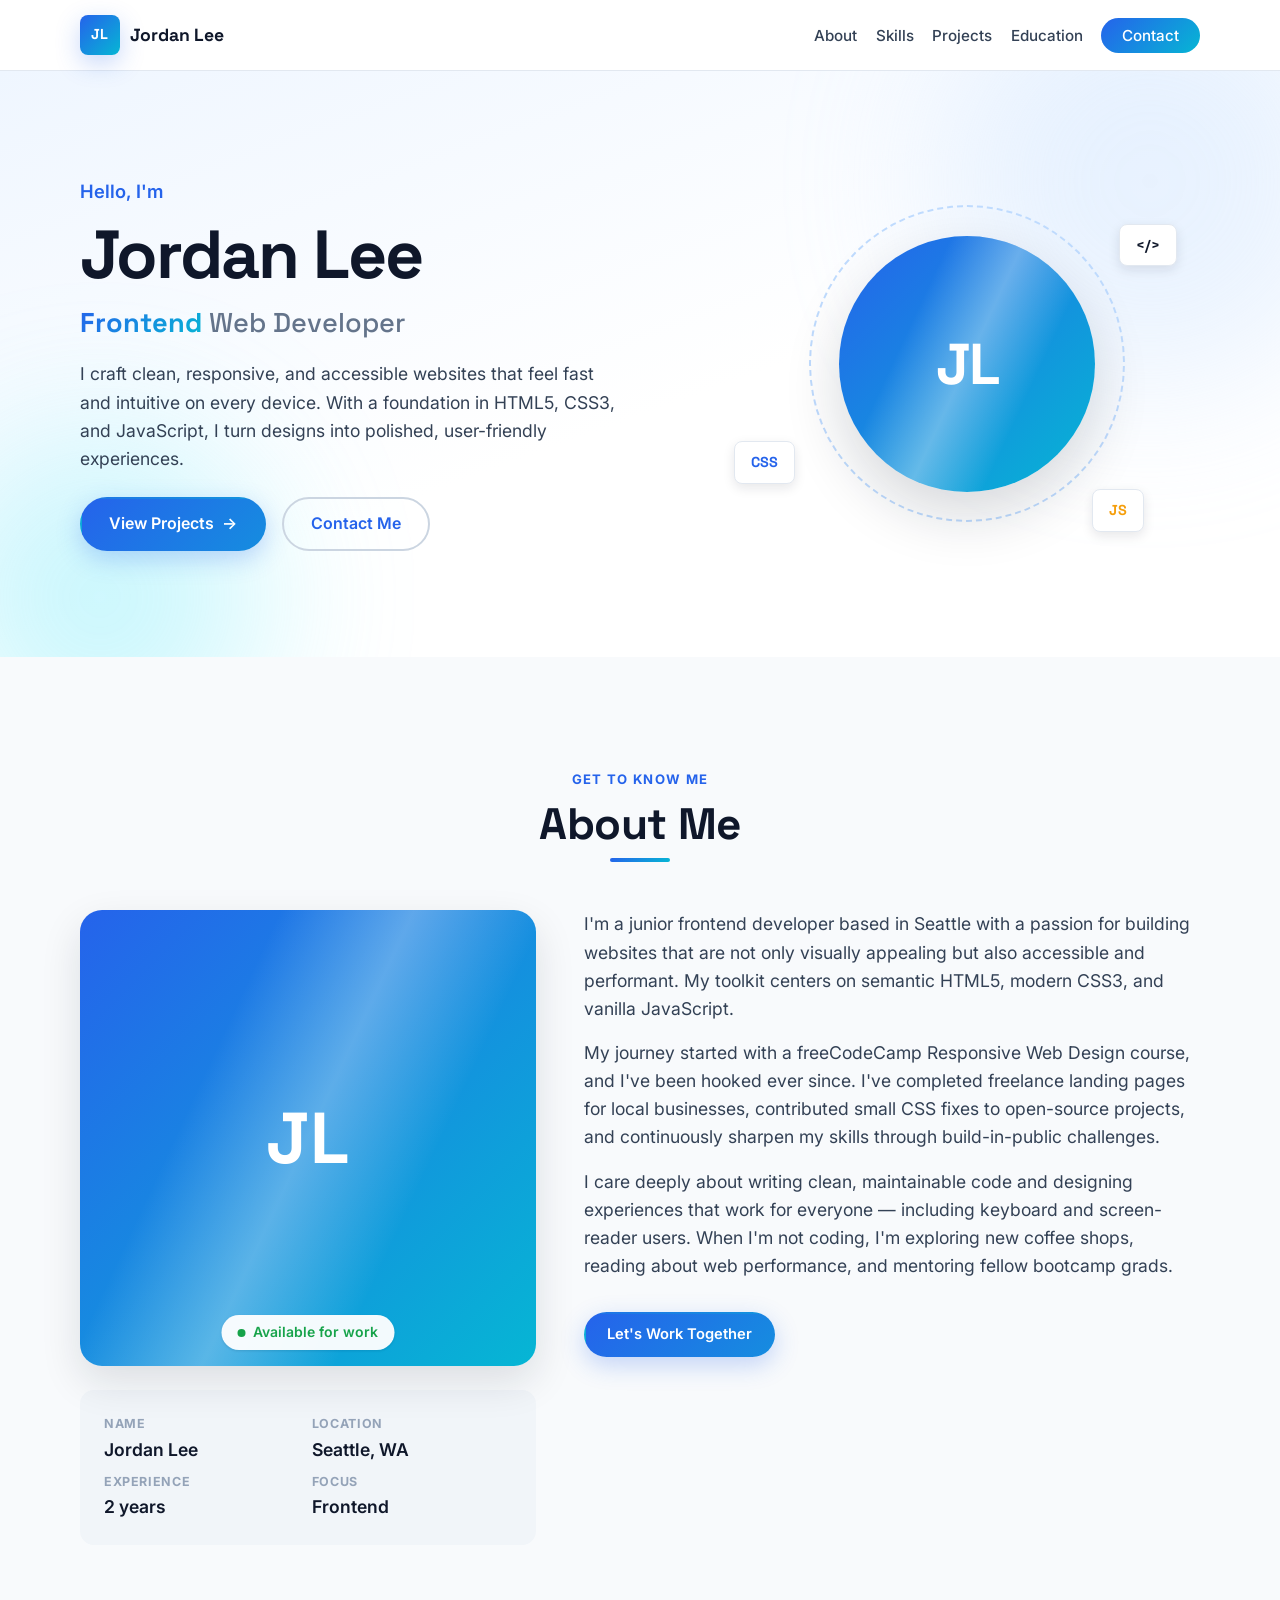
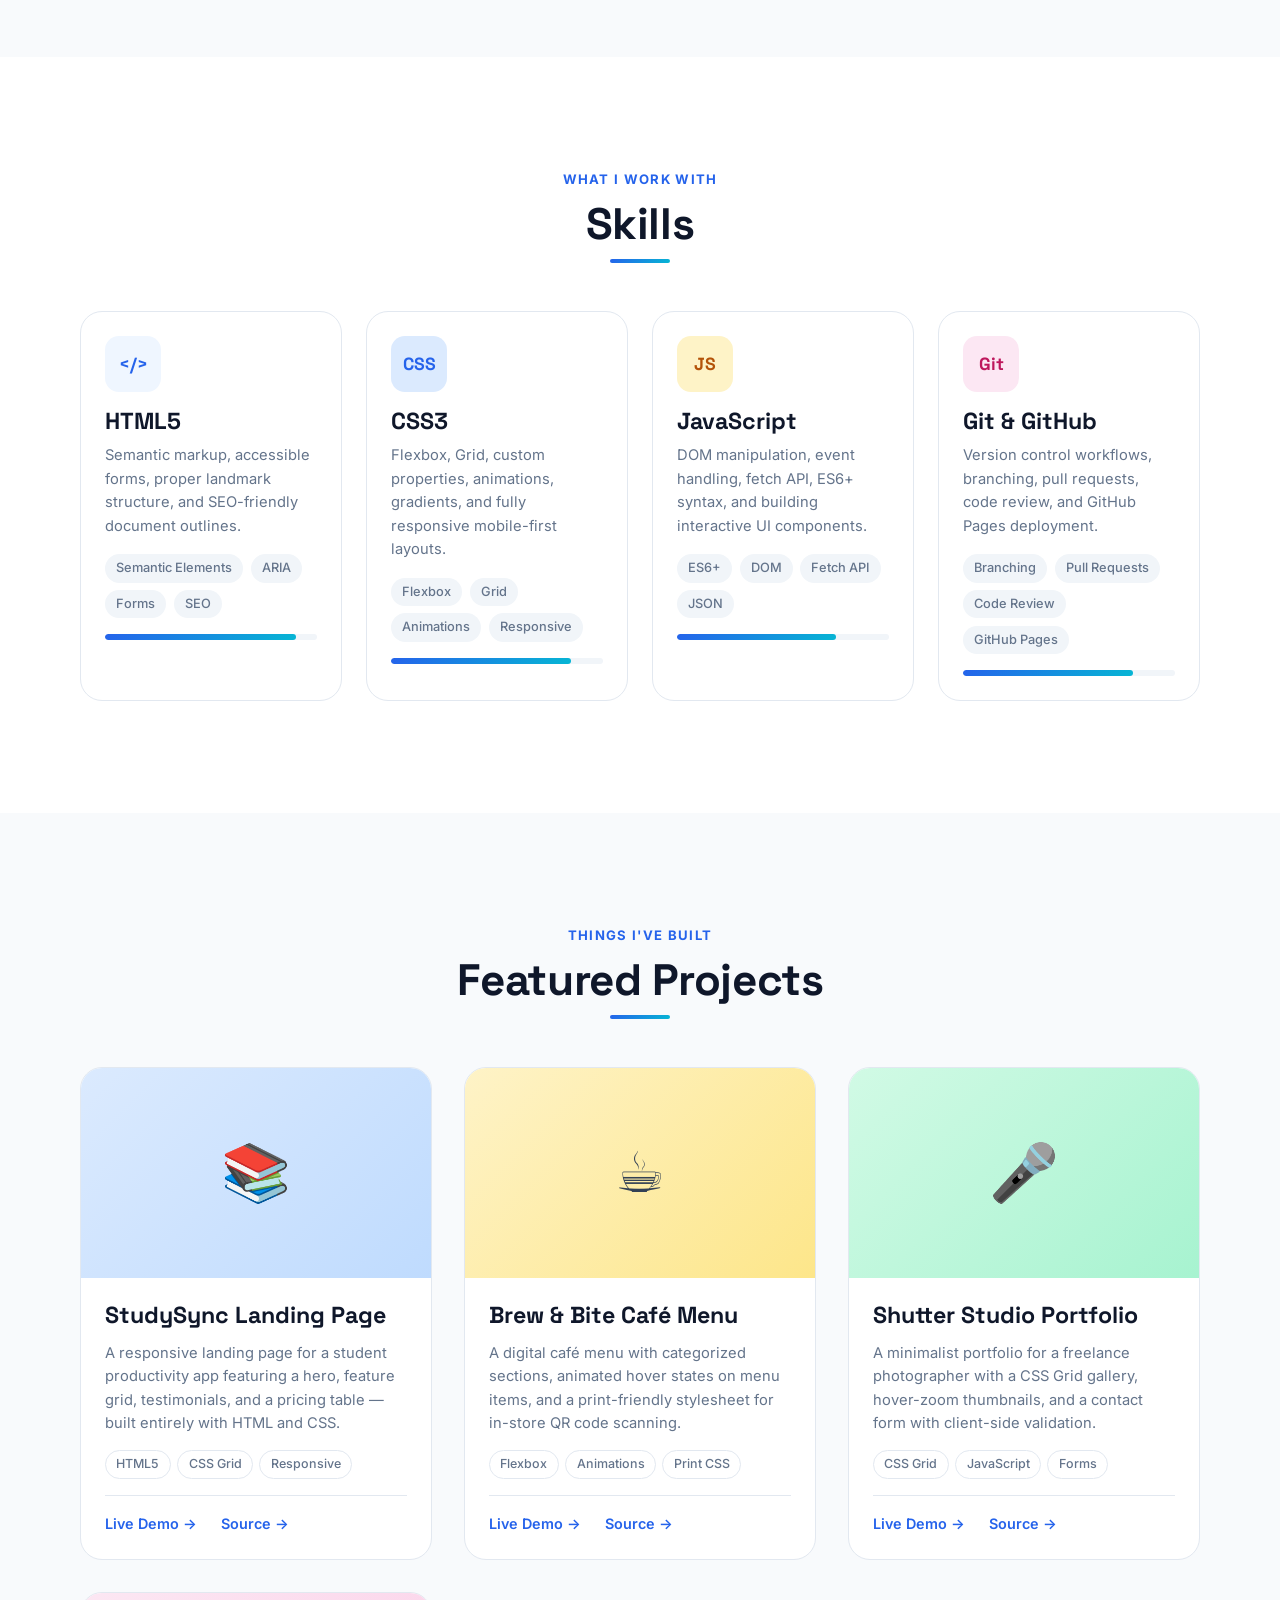
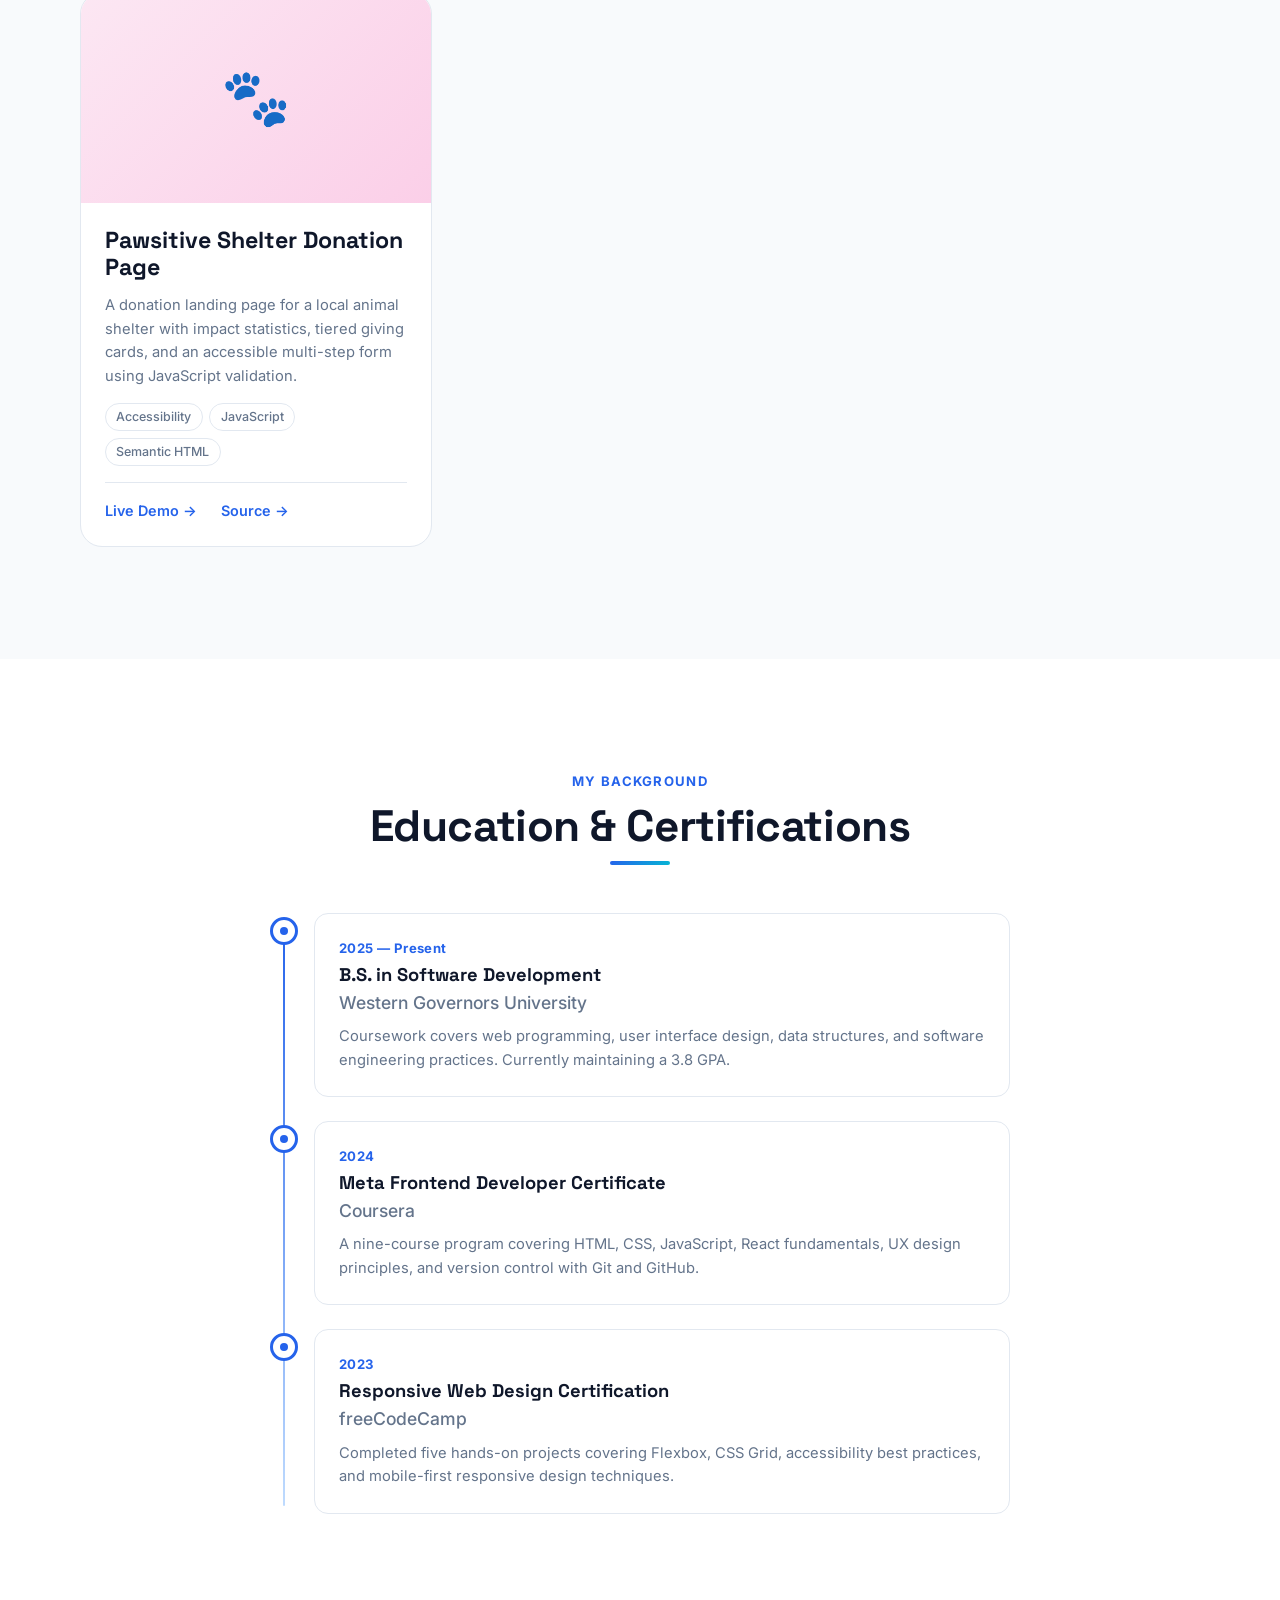
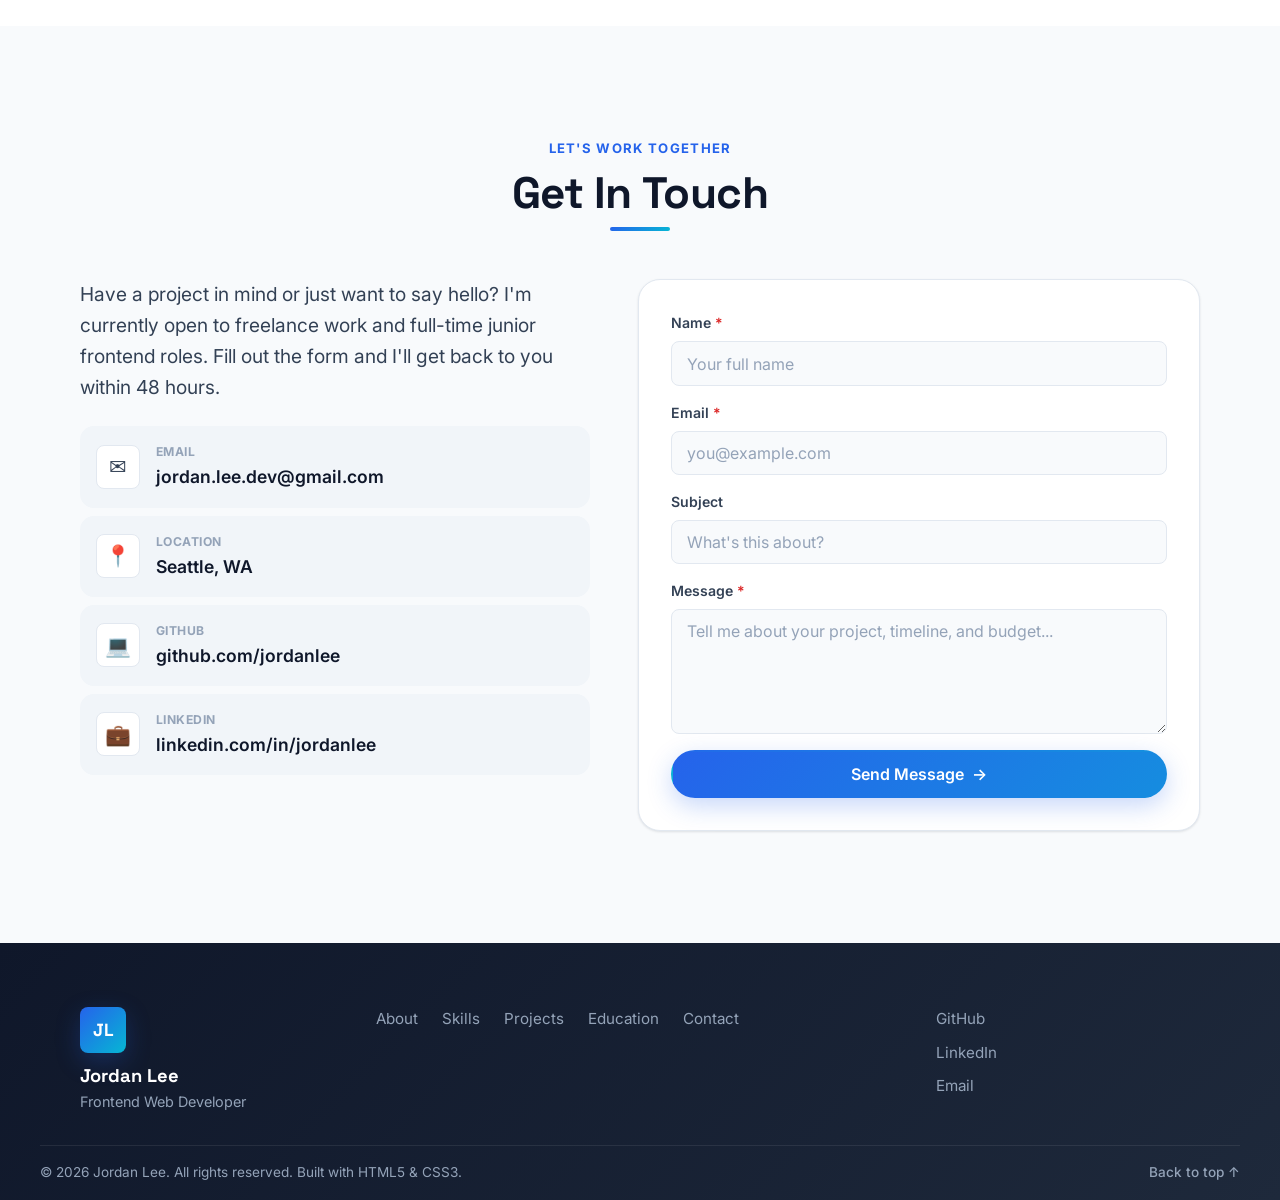
<file: Project 1/AI/index.html>
<!doctype html>
<html lang="en">
  <head>
    <meta charset="UTF-8" />
    <meta name="viewport" content="width=device-width, initial-scale=1.0" />
    <meta
      name="description"
      content="Portfolio of Jordan Lee, a junior frontend web developer specializing in responsive, accessible websites built with HTML5, CSS3, and JavaScript."
    />
    <title>Jordan Lee — Frontend Web Developer</title>
    <link rel="stylesheet" href="style.css" />
    <link rel="preconnect" href="https://fonts.googleapis.com" />
    <link rel="preconnect" href="https://fonts.gstatic.com" crossorigin />
    <link
      href="https://fonts.googleapis.com/css2?family=Inter:wght@400;500;600;700&family=Space+Grotesk:wght@500;700&display=swap"
      rel="stylesheet"
    />
    <meta property="og:image" content="https://bolt.new/static/og_default.png">
    <meta name="twitter:card" content="summary_large_image">
    <meta name="twitter:image" content="https://bolt.new/static/og_default.png">
</head>
  <body>
    <a class="skip-link" href="#main">Skip to main content</a>

    <!-- ========================= NAVIGATION ========================= -->
    <header class="site-header" id="top">
      <nav class="navbar" aria-label="Primary navigation">
        <a href="#top" class="nav-logo" aria-label="Jordan Lee — home">
          <span class="nav-logo__mark" aria-hidden="true">JL</span>
          <span class="nav-logo__text">Jordan Lee</span>
        </a>

        <input type="checkbox" id="nav-toggle" class="nav-toggle" aria-hidden="true" />
        <label for="nav-toggle" class="nav-toggle__label" aria-label="Toggle navigation menu">
          <span class="nav-toggle__bar"></span>
          <span class="nav-toggle__bar"></span>
          <span class="nav-toggle__bar"></span>
        </label>

        <label for="nav-toggle" class="nav-backdrop" aria-hidden="true"></label>

        <ul class="nav-menu" id="nav-menu">
          <li><a href="#about" class="nav-link">About</a></li>
          <li><a href="#skills" class="nav-link">Skills</a></li>
          <li><a href="#projects" class="nav-link">Projects</a></li>
          <li><a href="#education" class="nav-link">Education</a></li>
          <li><a href="#contact" class="nav-link nav-link--cta">Contact</a></li>
        </ul>
      </nav>
    </header>

    <main id="main">
      <!-- ========================= HERO ========================= -->
      <section class="hero" aria-labelledby="hero-heading">
        <div class="hero__decor hero__decor--1" aria-hidden="true"></div>
        <div class="hero__decor hero__decor--2" aria-hidden="true"></div>
        <div class="container hero__inner">
          <div class="hero__content">
            <p class="hero__greeting">Hello, I'm</p>
            <h1 id="hero-heading" class="hero__name">Jordan Lee</h1>
            <p class="hero__title">
              <span class="hero__title-accent">Frontend</span> Web Developer
            </p>
            <p class="hero__intro">
              I craft clean, responsive, and accessible websites that feel
              fast and intuitive on every device. With a foundation in
              HTML5, CSS3, and JavaScript, I turn designs into polished,
              user-friendly experiences.
            </p>
            <div class="hero__actions">
              <a href="#projects" class="btn btn--primary">
                View Projects
                <span class="btn__arrow" aria-hidden="true">&rarr;</span>
              </a>
              <a href="#contact" class="btn btn--secondary">Contact Me</a>
            </div>
          </div>

          <div class="hero__avatar" aria-hidden="true">
            <div class="hero__avatar-ring"></div>
            <div class="hero__avatar-circle">
              <span class="hero__avatar-initials">JL</span>
            </div>
            <div class="hero__chip hero__chip--html">&lt;/&gt;</div>
            <div class="hero__chip hero__chip--css">CSS</div>
            <div class="hero__chip hero__chip--js">JS</div>
          </div>
        </div>
      </section>

      <!-- ========================= ABOUT ========================= -->
      <section class="section about" id="about" aria-labelledby="about-heading">
        <div class="container">
          <header class="section__header">
            <p class="section__eyebrow">Get to know me</p>
            <h2 id="about-heading" class="section__title">About Me</h2>
            <div class="section__rule" aria-hidden="true"></div>
          </header>

          <div class="about__grid">
            <div class="about__card">
              <div class="about__photo" aria-hidden="true">
                <span class="about__photo-initials">JL</span>
                <div class="about__photo-badge">Available for work</div>
              </div>
              <dl class="about__facts">
                <div class="about__fact">
                  <dt>Name</dt>
                  <dd>Jordan Lee</dd>
                </div>
                <div class="about__fact">
                  <dt>Location</dt>
                  <dd>Seattle, WA</dd>
                </div>
                <div class="about__fact">
                  <dt>Experience</dt>
                  <dd>2 years</dd>
                </div>
                <div class="about__fact">
                  <dt>Focus</dt>
                  <dd>Frontend</dd>
                </div>
              </dl>
            </div>

            <div class="about__text">
              <p>
                I'm a junior frontend developer based in Seattle with a
                passion for building websites that are not only visually
                appealing but also accessible and performant. My toolkit
                centers on semantic HTML5, modern CSS3, and vanilla
                JavaScript.
              </p>
              <p>
                My journey started with a freeCodeCamp Responsive Web
                Design course, and I've been hooked ever since. I've
                completed freelance landing pages for local businesses,
                contributed small CSS fixes to open-source projects, and
                continuously sharpen my skills through build-in-public
                challenges.
              </p>
              <p>
                I care deeply about writing clean, maintainable code and
                designing experiences that work for everyone — including
                keyboard and screen-reader users. When I'm not coding,
                I'm exploring new coffee shops, reading about web
                performance, and mentoring fellow bootcamp grads.
              </p>

              <a href="#contact" class="btn btn--primary btn--small">Let's Work Together</a>
            </div>
          </div>
        </div>
      </section>

      <!-- ========================= SKILLS ========================= -->
      <section class="section skills" id="skills" aria-labelledby="skills-heading">
        <div class="container">
          <header class="section__header">
            <p class="section__eyebrow">What I work with</p>
            <h2 id="skills-heading" class="section__title">Skills</h2>
            <div class="section__rule" aria-hidden="true"></div>
          </header>

          <div class="skills__grid">
            <article class="skill-card">
              <div class="skill-card__icon" aria-hidden="true">
                <span>&lt;/&gt;</span>
              </div>
              <h3 class="skill-card__title">HTML5</h3>
              <p class="skill-card__desc">
                Semantic markup, accessible forms, proper landmark
                structure, and SEO-friendly document outlines.
              </p>
              <ul class="skill-tags">
                <li class="skill-tag">Semantic Elements</li>
                <li class="skill-tag">ARIA</li>
                <li class="skill-tag">Forms</li>
                <li class="skill-tag">SEO</li>
              </ul>
              <div class="skill-bar" aria-hidden="true">
                <div class="skill-bar__fill skill-bar__fill--90"></div>
              </div>
            </article>

            <article class="skill-card">
              <div class="skill-card__icon skill-card__icon--css" aria-hidden="true">
                <span>CSS</span>
              </div>
              <h3 class="skill-card__title">CSS3</h3>
              <p class="skill-card__desc">
                Flexbox, Grid, custom properties, animations,
                gradients, and fully responsive mobile-first layouts.
              </p>
              <ul class="skill-tags">
                <li class="skill-tag">Flexbox</li>
                <li class="skill-tag">Grid</li>
                <li class="skill-tag">Animations</li>
                <li class="skill-tag">Responsive</li>
              </ul>
              <div class="skill-bar" aria-hidden="true">
                <div class="skill-bar__fill skill-bar__fill--85"></div>
              </div>
            </article>

            <article class="skill-card">
              <div class="skill-card__icon skill-card__icon--js" aria-hidden="true">
                <span>JS</span>
              </div>
              <h3 class="skill-card__title">JavaScript</h3>
              <p class="skill-card__desc">
                DOM manipulation, event handling, fetch API, ES6+
                syntax, and building interactive UI components.
              </p>
              <ul class="skill-tags">
                <li class="skill-tag">ES6+</li>
                <li class="skill-tag">DOM</li>
                <li class="skill-tag">Fetch API</li>
                <li class="skill-tag">JSON</li>
              </ul>
              <div class="skill-bar" aria-hidden="true">
                <div class="skill-bar__fill skill-bar__fill--75"></div>
              </div>
            </article>

            <article class="skill-card">
              <div class="skill-card__icon skill-card__icon--git" aria-hidden="true">
                <span>Git</span>
              </div>
              <h3 class="skill-card__title">Git &amp; GitHub</h3>
              <p class="skill-card__desc">
                Version control workflows, branching, pull requests,
                code review, and GitHub Pages deployment.
              </p>
              <ul class="skill-tags">
                <li class="skill-tag">Branching</li>
                <li class="skill-tag">Pull Requests</li>
                <li class="skill-tag">Code Review</li>
                <li class="skill-tag">GitHub Pages</li>
              </ul>
              <div class="skill-bar" aria-hidden="true">
                <div class="skill-bar__fill skill-bar__fill--80"></div>
              </div>
            </article>
          </div>
        </div>
      </section>

      <!-- ========================= PROJECTS ========================= -->
      <section class="section projects" id="projects" aria-labelledby="projects-heading">
        <div class="container">
          <header class="section__header">
            <p class="section__eyebrow">Things I've built</p>
            <h2 id="projects-heading" class="section__title">Featured Projects</h2>
            <div class="section__rule" aria-hidden="true"></div>
          </header>

          <div class="projects__grid">
            <article class="project-card">
              <div class="project-card__thumb project-card__thumb--a" aria-hidden="true">
                <span class="project-card__icon">&#128218;</span>
                <div class="project-card__overlay">
                  <span>View Project</span>
                </div>
              </div>
              <div class="project-card__body">
                <h3 class="project-card__title">StudySync Landing Page</h3>
                <p class="project-card__desc">
                  A responsive landing page for a student productivity app
                  featuring a hero, feature grid, testimonials, and a
                  pricing table — built entirely with HTML and CSS.
                </p>
                <ul class="project-card__tags">
                  <li>HTML5</li>
                  <li>CSS Grid</li>
                  <li>Responsive</li>
                </ul>
                <div class="project-card__links">
                  <a href="#" class="project-card__link">Live Demo &rarr;</a>
                  <a href="#" class="project-card__link">Source &rarr;</a>
                </div>
              </div>
            </article>

            <article class="project-card">
              <div class="project-card__thumb project-card__thumb--b" aria-hidden="true">
                <span class="project-card__icon">&#9749;</span>
                <div class="project-card__overlay">
                  <span>View Project</span>
                </div>
              </div>
              <div class="project-card__body">
                <h3 class="project-card__title">Brew &amp; Bite Café Menu</h3>
                <p class="project-card__desc">
                  A digital café menu with categorized sections, animated
                  hover states on menu items, and a print-friendly
                  stylesheet for in-store QR code scanning.
                </p>
                <ul class="project-card__tags">
                  <li>Flexbox</li>
                  <li>Animations</li>
                  <li>Print CSS</li>
                </ul>
                <div class="project-card__links">
                  <a href="#" class="project-card__link">Live Demo &rarr;</a>
                  <a href="#" class="project-card__link">Source &rarr;</a>
                </div>
              </div>
            </article>

            <article class="project-card">
              <div class="project-card__thumb project-card__thumb--c" aria-hidden="true">
                <span class="project-card__icon">&#127908;</span>
                <div class="project-card__overlay">
                  <span>View Project</span>
                </div>
              </div>
              <div class="project-card__body">
                <h3 class="project-card__title">Shutter Studio Portfolio</h3>
                <p class="project-card__desc">
                  A minimalist portfolio for a freelance photographer with
                  a CSS Grid gallery, hover-zoom thumbnails, and a
                  contact form with client-side validation.
                </p>
                <ul class="project-card__tags">
                  <li>CSS Grid</li>
                  <li>JavaScript</li>
                  <li>Forms</li>
                </ul>
                <div class="project-card__links">
                  <a href="#" class="project-card__link">Live Demo &rarr;</a>
                  <a href="#" class="project-card__link">Source &rarr;</a>
                </div>
              </div>
            </article>

            <article class="project-card">
              <div class="project-card__thumb project-card__thumb--d" aria-hidden="true">
                <span class="project-card__icon">&#128062;</span>
                <div class="project-card__overlay">
                  <span>View Project</span>
                </div>
              </div>
              <div class="project-card__body">
                <h3 class="project-card__title">Pawsitive Shelter Donation Page</h3>
                <p class="project-card__desc">
                  A donation landing page for a local animal shelter with
                  impact statistics, tiered giving cards, and an
                  accessible multi-step form using JavaScript validation.
                </p>
                <ul class="project-card__tags">
                  <li>Accessibility</li>
                  <li>JavaScript</li>
                  <li>Semantic HTML</li>
                </ul>
                <div class="project-card__links">
                  <a href="#" class="project-card__link">Live Demo &rarr;</a>
                  <a href="#" class="project-card__link">Source &rarr;</a>
                </div>
              </div>
            </article>
          </div>
        </div>
      </section>

      <!-- ========================= EDUCATION ========================= -->
      <section class="section education" id="education" aria-labelledby="education-heading">
        <div class="container">
          <header class="section__header">
            <p class="section__eyebrow">My background</p>
            <h2 id="education-heading" class="section__title">Education &amp; Certifications</h2>
            <div class="section__rule" aria-hidden="true"></div>
          </header>

          <div class="education__timeline">
            <article class="timeline-item">
              <div class="timeline-item__marker" aria-hidden="true">
                <span class="timeline-item__dot"></span>
              </div>
              <div class="timeline-item__content">
                <p class="timeline-item__date">2025 — Present</p>
                <h3 class="timeline-item__title">B.S. in Software Development</h3>
                <p class="timeline-item__org">Western Governors University</p>
                <p class="timeline-item__desc">
                  Coursework covers web programming, user interface design,
                  data structures, and software engineering practices.
                  Currently maintaining a 3.8 GPA.
                </p>
              </div>
            </article>

            <article class="timeline-item">
              <div class="timeline-item__marker" aria-hidden="true">
                <span class="timeline-item__dot"></span>
              </div>
              
              <div class="timeline-item__content">
                <p class="timeline-item__date">2024</p>
                <h3 class="timeline-item__title">Meta Frontend Developer Certificate</h3>
                <p class="timeline-item__org">Coursera</p>
                <p class="timeline-item__desc">
                  A nine-course program covering HTML, CSS, JavaScript,
                  React fundamentals, UX design principles, and version
                  control with Git and GitHub.
                </p>
              </div>
            </article>

            <article class="timeline-item">
              <div class="timeline-item__marker" aria-hidden="true">
                <span class="timeline-item__dot"></span>
              </div>
              <div class="timeline-item__content">
                <p class="timeline-item__date">2023</p>
                <h3 class="timeline-item__title">Responsive Web Design Certification</h3>
                <p class="timeline-item__org">freeCodeCamp</p>
                <p class="timeline-item__desc">
                  Completed five hands-on projects covering Flexbox, CSS
                  Grid, accessibility best practices, and mobile-first
                  responsive design techniques.
                </p>
              </div>
            </article>
          </div>
        </div>
      </section>

      <!-- ========================= CONTACT ========================= -->
      <section class="section contact" id="contact" aria-labelledby="contact-heading">
        <div class="container">
          <header class="section__header">
            <p class="section__eyebrow">Let's work together</p>
            <h2 id="contact-heading" class="section__title">Get In Touch</h2>
            <div class="section__rule" aria-hidden="true"></div>
          </header>

          <div class="contact__grid">
            <div class="contact__info">
              <p class="contact__lead">
                Have a project in mind or just want to say hello? I'm
                currently open to freelance work and full-time junior
                frontend roles. Fill out the form and I'll get back to
                you within 48 hours.
              </p>

              <ul class="contact__details">
                <li class="contact__detail">
                  <span class="contact__detail-icon" aria-hidden="true">&#9993;</span>
                  <span class="contact__detail-text">
                    <span class="contact__detail-label">Email</span>
                    <a href="mailto:jordan.lee.dev@gmail.com" class="contact__detail-value">jordan.lee.dev@gmail.com</a>
                  </span>
                </li>
                <li class="contact__detail">
                  <span class="contact__detail-icon" aria-hidden="true">&#128205;</span>
                  <span class="contact__detail-text">
                    <span class="contact__detail-label">Location</span>
                    <span class="contact__detail-value">Seattle, WA</span>
                  </span>
                </li>
                <li class="contact__detail">
                  <span class="contact__detail-icon" aria-hidden="true">&#128187;</span>
                  <span class="contact__detail-text">
                    <span class="contact__detail-label">GitHub</span>
                    <a href="#" class="contact__detail-value">github.com/jordanlee</a>
                  </span>
                </li>
                <li class="contact__detail">
                  <span class="contact__detail-icon" aria-hidden="true">&#128188;</span>
                  <span class="contact__detail-text">
                    <span class="contact__detail-label">LinkedIn</span>
                    <a href="#" class="contact__detail-value">linkedin.com/in/jordanlee</a>
                  </span>
                </li>
              </ul>
            </div>

            <form
              class="contact__form"
              action="mailto:jordan.lee.dev@gmail.com"
              method="post"
              enctype="text/plain"
              aria-label="Contact form"
            >
              <div class="form-row">
                <label for="name" class="form-label">Name <span class="form-req" aria-hidden="true">*</span></label>
                <input
                  type="text"
                  id="name"
                  name="name"
                  class="form-input"
                  placeholder="Your full name"
                  autocomplete="name"
                  required
                />
              </div>
              <div class="form-row">
                <label for="email" class="form-label">Email <span class="form-req" aria-hidden="true">*</span></label>
                <input
                  type="email"
                  id="email"
                  name="email"
                  class="form-input"
                  placeholder="you@example.com"
                  autocomplete="email"
                  required
                />
              </div>
              <div class="form-row">
                <label for="subject" class="form-label">Subject</label>
                <input
                  type="text"
                  id="subject"
                  name="subject"
                  class="form-input"
                  placeholder="What's this about?"
                />
              </div>
              <div class="form-row">
                <label for="message" class="form-label">Message <span class="form-req" aria-hidden="true">*</span></label>
                <textarea
                  id="message"
                  name="message"
                  class="form-input form-textarea"
                  rows="5"
                  placeholder="Tell me about your project, timeline, and budget..."
                  required
                ></textarea>
              </div>
              <button type="submit" class="btn btn--primary btn--full">
                Send Message
                <span class="btn__arrow" aria-hidden="true">&rarr;</span>
              </button>
            </form>
          </div>
        </div>
      </section>
    </main>

    <!-- ========================= FOOTER ========================= -->
    <footer class="site-footer">
      <div class="container site-footer__inner">
        <div class="site-footer__brand">
          <span class="site-footer__mark" aria-hidden="true">JL</span>
          <p class="site-footer__name">Jordan Lee</p>
          <p class="site-footer__tagline">Frontend Web Developer</p>
        </div>

        <nav class="site-footer__nav" aria-label="Footer navigation">
          <a href="#about">About</a>
          <a href="#skills">Skills</a>
          <a href="#projects">Projects</a>
          <a href="#education">Education</a>
          <a href="#contact">Contact</a>
        </nav>

        <div class="site-footer__social">
          <a href="#" class="site-footer__social-link" aria-label="GitHub profile">GitHub</a>
          <a href="#" class="site-footer__social-link" aria-label="LinkedIn profile">LinkedIn</a>
          <a href="mailto:jordan.lee.dev@gmail.com" class="site-footer__social-link" aria-label="Send email">Email</a>
        </div>
      </div>
      <div class="site-footer__bottom">
        <p>&copy; 2026 Jordan Lee. All rights reserved. Built with HTML5 &amp; CSS3.</p>
        <a href="#top" class="site-footer__back-top">Back to top &uarr;</a>
      </div>
    </footer>
  </body>
</html>
</file>
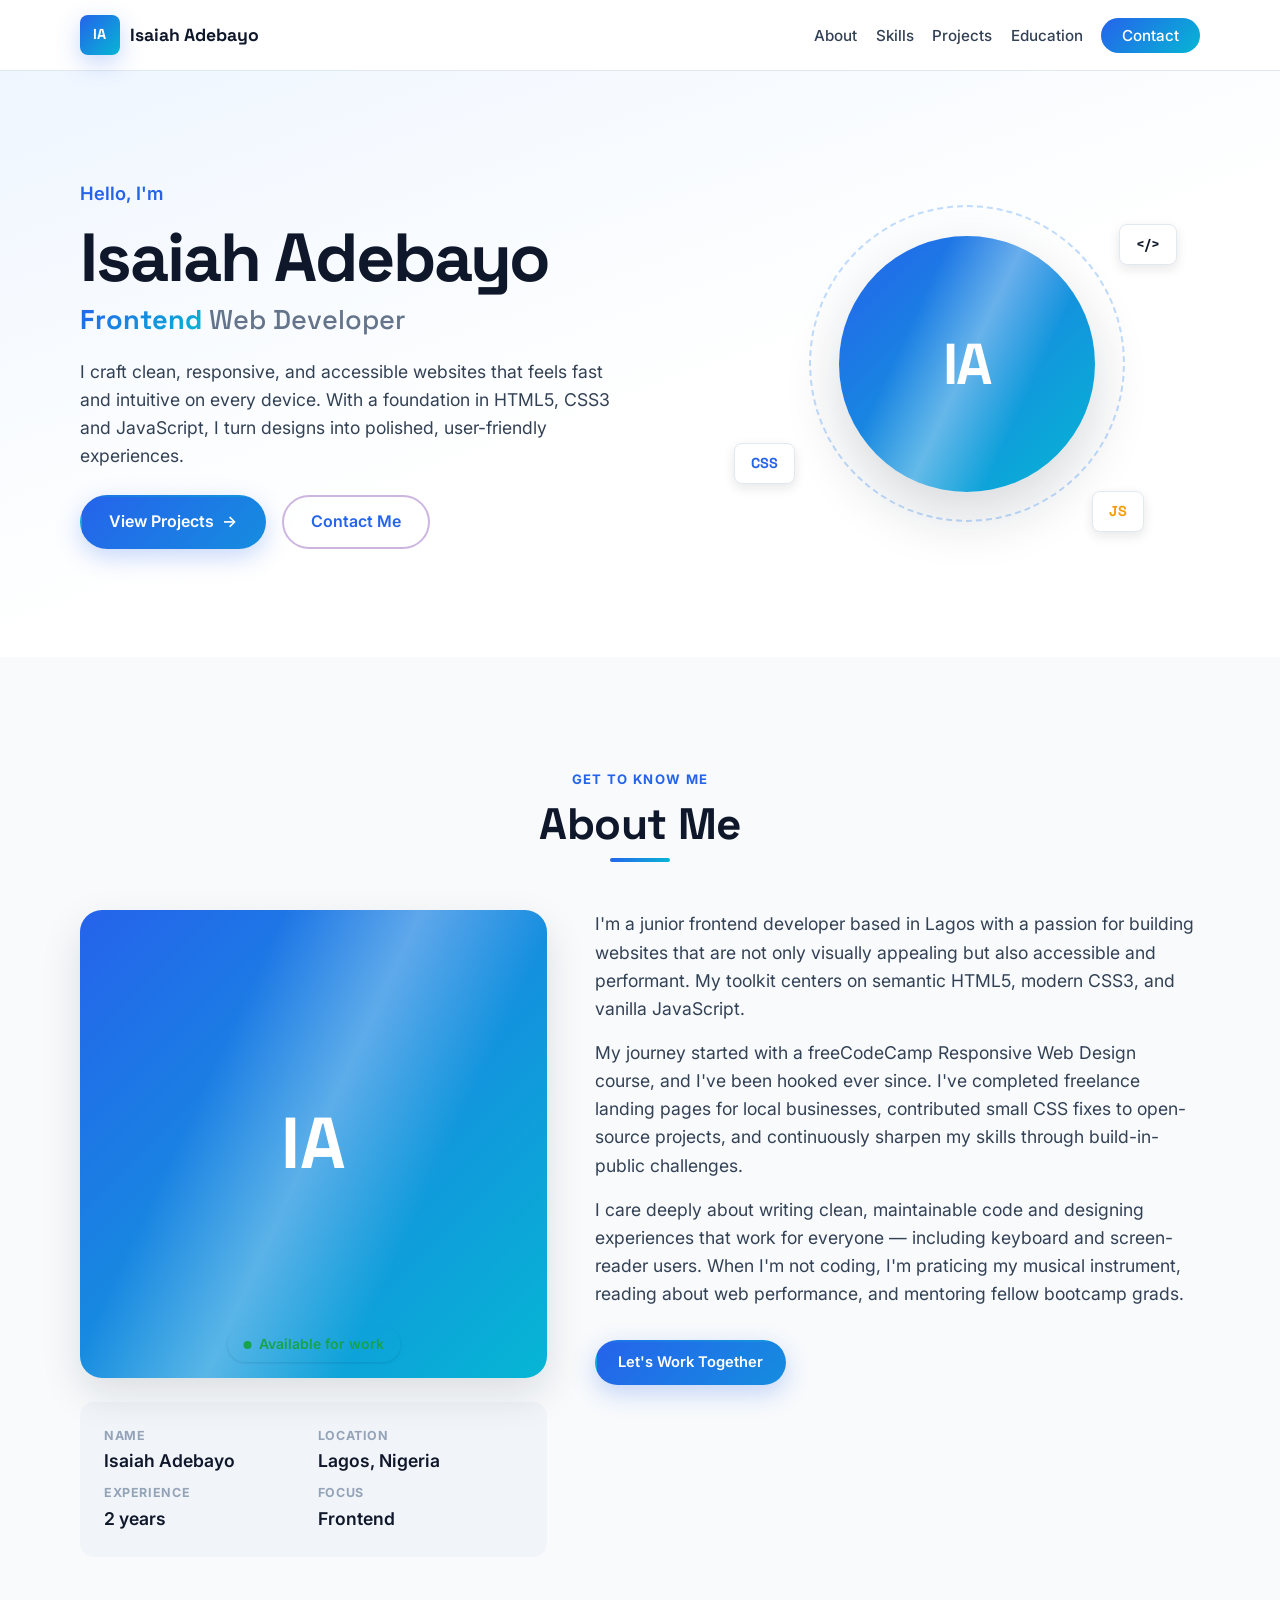
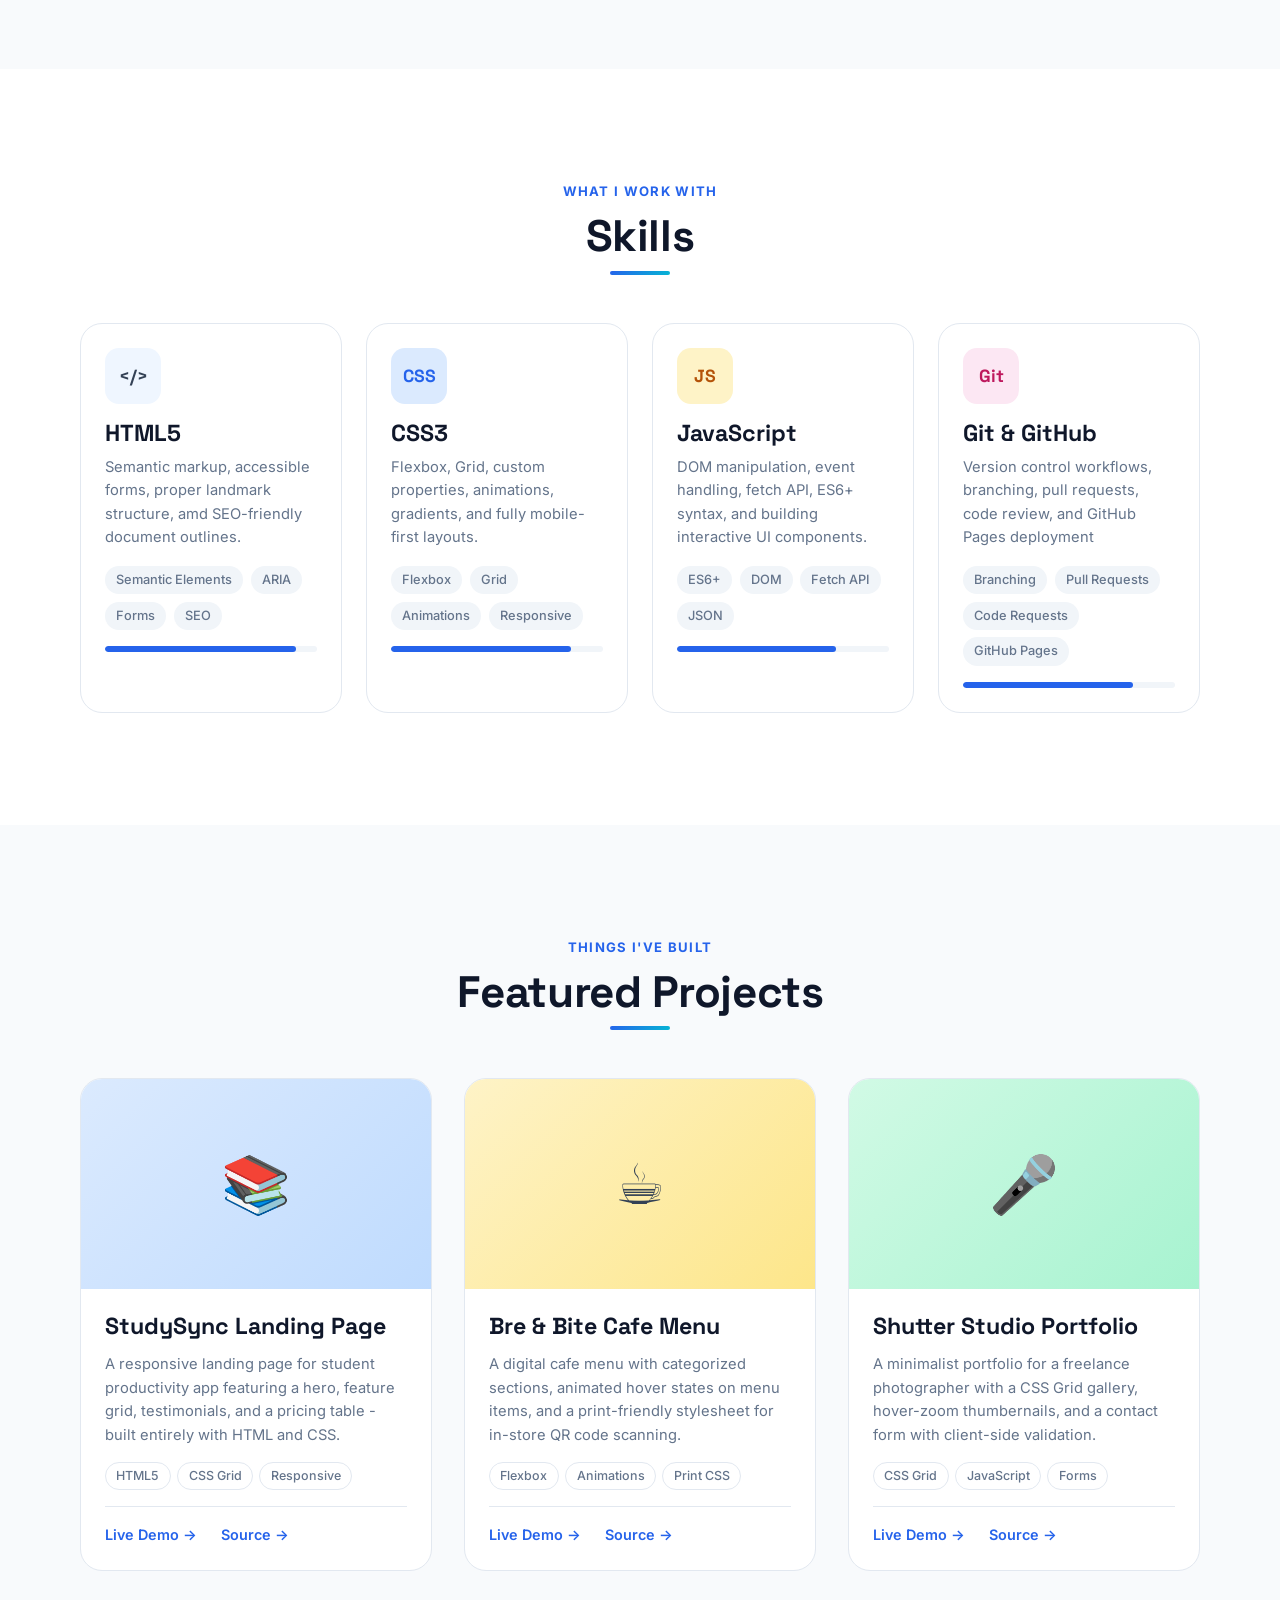
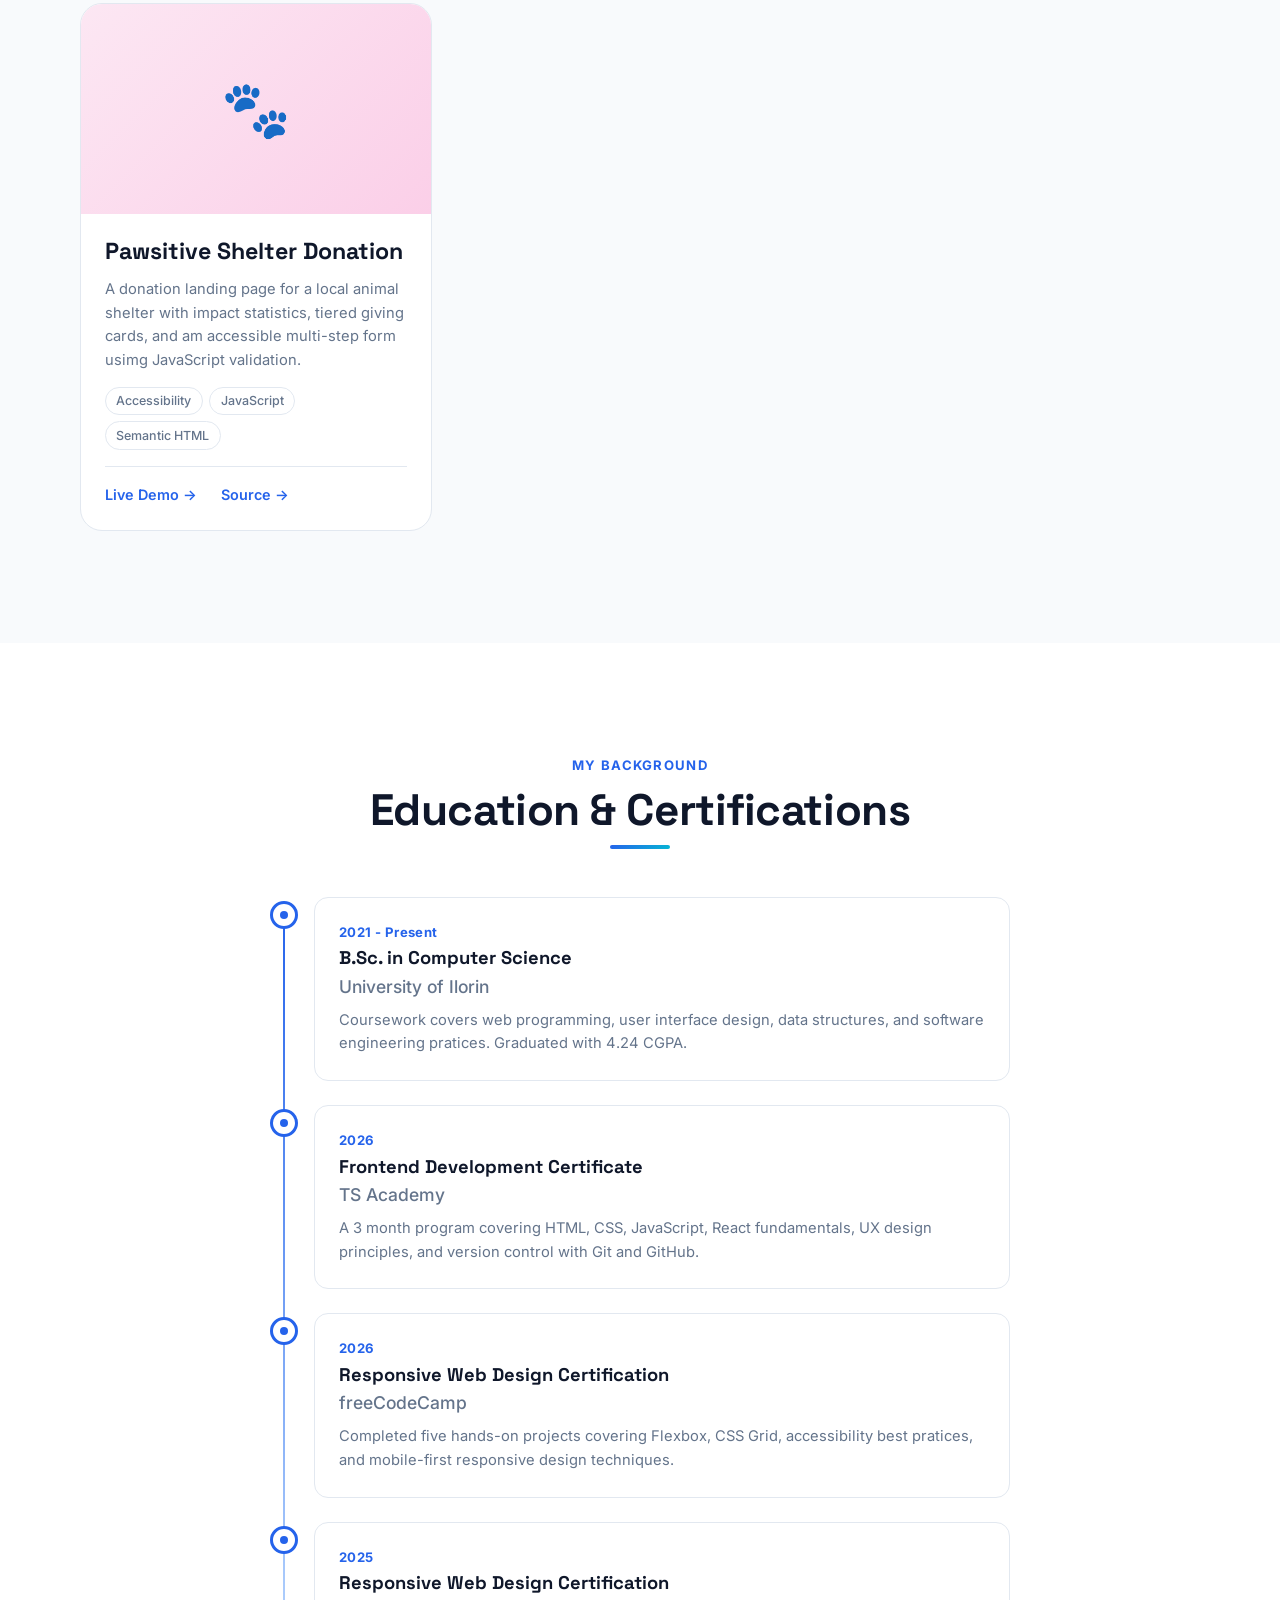
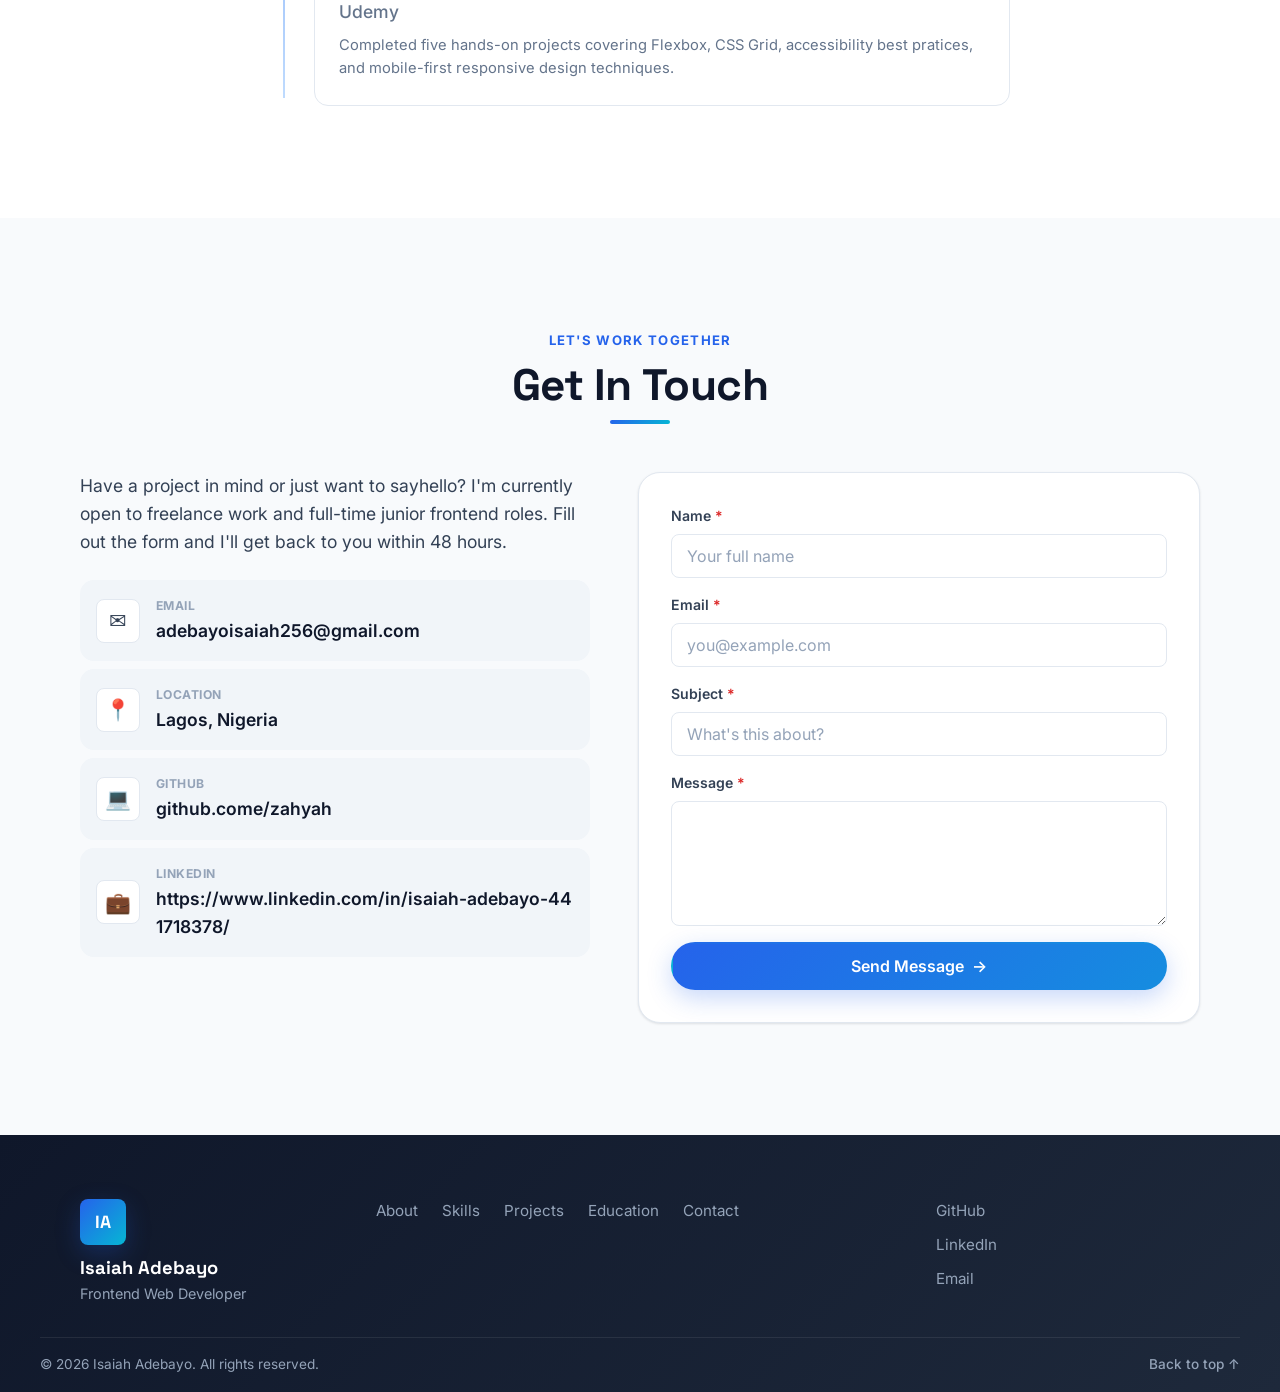
<file: Project 1/My Own/index.html>
<!DOCTYPE html>
<html lang="en">
<head>
  <meta charset="UTF-8">
  <meta name="viewport" content="width=device-width, initial-scale=1.0">
  <meta name="description" content="Portfolio of Isaiah Adebayo, a junior web developer specializing in responsive, accessible websites with HTML5, CSS3, and modern web standards.">
  <title>Isaiah Adebayo - Frontend web Developer</title>
  <link rel="stylesheet" href="style.css">
   <link rel="preconnect" href="https://fonts.googleapis.com" />
    <link rel="preconnect" href="https://fonts.gstatic.com" crossorigin />
    <link href="https://fonts.googleapis.com/css2?family=Inter:wght@400;500;700&family=Space+Grotesk:wght@500;700&display=swap" rel="stylesheet" />
    <meta property="og:image" content="https://yourwebsite.com/images/preview.png">
    <meta name="twitter:card" content="summary_large_image">
    <meta name="twitter:image" content="https://yourwebsite.com/images/preview.png">
    <script src="index.js" defer></script>
</head>
<body>
  <a href="#main" class="skip-link">Skip to main content</a>
  <!-- HEADER -->
  <header id="top" class="site-header">
    <nav class="navbar" aria-label="Primary Navigation">
      <a href="#" class="nav-logo" aria-label="Isaiah Adebayo - home">
        <span class="nav-logo-mark" aria-hidden="true">IA</span>
        <span clas="nav-logo-text">Isaiah Adebayo</span>
      </a>
      <input type="checkbox" id="nav-toggle" class="nav-toggle" aria-hidden="true">
      <label for="nav-toggle" class="nav-toggle-label" aria-label="Toggle navigation menu">
      <span class="nav-toggle-bar"></span>
      <span class="nav-toggle-bar"></span>
      <span class="nav-toggle-bar"></span>
      </label>
      <label for="nav-toggle" class="nav-backdrop" aria-hidden="true"></label>
      <ul class="nav-menu" id="nav-menu">
        <li><a href="#about" class="nav-link">About</a></li>
        <li><a href="#skills" class="nav-link">Skills</a></li>
        <li><a href="#projects" class="nav-link">Projects</a></li>
        <li><a href="#education" class="nav-link">Education</a></li>
        <li><a href="#contact" class="nav-link nav-link--cta">Contact</a></li>
      </ul>
    </nav>
  </header>

<!-- MAIN -->
  <main id="main">

    <!-- Hero section -->
    <section class="hero" aria-labelledby="hero-heading">
      <div class="hero_decor hero_decor--1" aria-hidden="true"></div>
      <div class="hero_decor hero_decor--2" aria-hidden="true"></div>

      <div class="container hero-inner">
        <div class="hero-content">
          <p class="hero-greeting">Hello, I'm</p>
          <h1 id="hero-heading" class="hero-name">Isaiah Adebayo</h1>
          <p class="hero-title">
            <span class="hero-title-accent">Frontend</span> Web Developer
          </p>
          <p class="hero-intro">
            I craft clean, responsive, and accessible websites that feels fast and intuitive on every device. With a foundation in HTML5, CSS3 and JavaScript, I turn designs into polished, user-friendly experiences.
          </p>
          <div class="hero-actions">
            <a href="#projects" class="btn btn--primary">View Projects
              <span class="btn-arrow" aria-hidden="true">&rarr;</span>
            </a>
            <a href="#contact" class="btn btn--secondary">Contact Me</a>
          </div>
        </div>
        <div class="hero-avatar" aria-hidden="true">
          <div class="hero-avatar-ring"></div>
          <div class="hero-avatar-circle">
            <span class="hero-avatar-initials">IA</span>
          </div>
          <div class="hero-chip hero-chip--html">&lt;/&gt;</div>
           <div class="hero-chip hero-chip--css">CSS</div>
            <div class="hero-chip hero-chip--js">JS</div>
        </div>
      </div>
    </section>




    <!-- About Section -->
     <section class="section about" id="about" aria-labelledby="about-heading">
        <div class="container">
          <header class="section-header">
            <p class="section-eyebrow">Get to know me</p>
            <h2 id="about-heading" class="section-title">About Me</h2>
            <div class="section-rule" aria-hidden="true"></div>
          </header>

          <div class="about-grid">
            <div class="about-card">
              <div class="about-photo" aria-hidden="true">
                <span class="about-photo-initials">IA</span>
                <div class="about-photo-badge">Available for work</div>
              </div>
              <dl class="about-facts">
                <div class="about-fact">
                  <dt>Name</dt>
                  <dd>Isaiah Adebayo</dd>
                </div>
                <div class="about-fact">
                  <dt>Location</dt>
                  <dd>Lagos, Nigeria</dd>
                </div>
                <div class="about-fact">
                  <dt>Experience</dt>
                  <dd>2 years</dd>
                </div>
                <div class="about-fact">
                  <dt>Focus</dt>
                  <dd>Frontend</dd>
                </div>
              </dl>
            </div>

            <div class="about-text">
              <p>
                I'm a junior frontend developer based in Lagos with a
                passion for building websites that are not only visually
                appealing but also accessible and performant. My toolkit
                centers on semantic HTML5, modern CSS3, and vanilla
                JavaScript.
              </p>
              <p>
                My journey started with a freeCodeCamp Responsive Web
                Design course, and I've been hooked ever since. I've
                completed freelance landing pages for local businesses,
                contributed small CSS fixes to open-source projects, and
                continuously sharpen my skills through build-in-public
                challenges.
              </p>
              <p>
                I care deeply about writing clean, maintainable code and
                designing experiences that work for everyone — including
                keyboard and screen-reader users. When I'm not coding,
                I'm praticing my musical instrument, reading about web
                performance, and mentoring fellow bootcamp grads.
              </p>
              <a href="#contact" class="btn btn--primary btn--small">Let's Work Together</a>
            </div>
          </div>
        </div>
     </section>

     <!-- Skills Section -->
  <section class="section skills" id="skills" aria-labelledby="skills-heading">
      <div class="container">
        <header class="section-header">
          <p class="section-eyebrow">What I work with</p>
          <h2 id="skills-heading" class="section-title">Skills</h2>
          <div class="section-rule" aria-hidden="true"></div>
        </header>

        <div class="skills-grid">
          <article class="skill-card">
            <div class="skill-card-icon" aria-hidden="true">
              <span>&lt;/&gt;</span>
            </div>
            <h3 class="skill-card-title">HTML5</h3>
            <p class="skill-card-desc">
              Semantic markup, accessible forms, proper landmark structure, amd SEO-friendly document outlines.
            </p>
            <ul class="skill-tags">
              <li class="skill-tag">Semantic Elements</li>
              <li class="skill-tag">ARIA</li>
              <li class="skill-tag">Forms</li> 
              <li class="skill-tag">SEO</li>
            </ul>
            <div class="skill-bar" aria-hidden="true">
             <div class="skill-bar-fill skill-bar-fill--90"></div>
            </div>
          </article>

           <article class="skill-card">
            <div class="skill-card-icon skill-card-icon--css" aria-hidden="true">
              <span>CSS</span>
            </div>
            <h3 class="skill-card-title">CSS3</h3>
            <p class="skill-card-desc">
              Flexbox, Grid, custom properties, animations, gradients, and fully mobile-first layouts.
            </p>
            <ul class="skill-tags">
              <li class="skill-tag">Flexbox</li>
              <li class="skill-tag">Grid</li>
              <li class="skill-tag">Animations</li> 
              <li class="skill-tag">Responsive</li>
            </ul>
            <div class="skill-bar" aria-hidden="true">
              <div class="skill-bar-fill skill-bar-fill--85"></div>
            </div>
          </article>

           <article class="skill-card">
            <div class="skill-card-icon skill-card-icon--js" aria-hidden="true">
              <span>JS</span>
            </div>
            <h3 class="skill-card-title">JavaScript</h3>
            <p class="skill-card-desc">
             DOM manipulation, event handling, fetch API, ES6+ syntax, and building interactive UI components.
            </p>
            <ul class="skill-tags">
              <li class="skill-tag">ES6+</li>
              <li class="skill-tag">DOM</li>
              <li class="skill-tag">Fetch API</li> 
              <li class="skill-tag">JSON</li>
            </ul>
            <div class="skill-bar" aria-hidden="true">
             <div class="skill-bar-fill skill-bar-fill--75"></div>
            </div>
          </article>

           <article class="skill-card">
            <div class="skill-card-icon skill-card-icon--git" aria-hidden="true">
              <span>Git</span>
            </div>
            <h3 class="skill-card-title">Git &amp; GitHub</h3>
            <p class="skill-card-desc">
             Version control workflows, branching, pull requests, code review, and GitHub Pages deployment
            </p>
            <ul class="skill-tags">
              <li class="skill-tag">Branching</li>
              <li class="skill-tag">Pull Requests</li>
              <li class="skill-tag">Code Requests</li> 
              <li class="skill-tag">GitHub Pages</li>
            </ul>
            <div class="skill-bar" aria-hidden="true">
              <div class="skill-bar-fill skill-bar-fill--80"></div>
            </div>
          </article>
        </div>
      </div>
     </section>

    <!-- Projects Section -->
   <section class="section projects" id="projects" aria-labelledby="projects-heading">
    <div class="container">
      <header class="section-header">
      <p class="section-eyebrow">Things I've built</p>
      <h2 id="projects-heading" class="section-title">Featured Projects</h2>
      <div class="section-rule" aria-hidden="true"></div> 
      </header>
      <div class="projects-grid">
        <article class="project-card">
          <div class="project-card-thumb project-card-thumb-a" aria-hidden="true">
            <span class="project-card-icon">
              &#128218;
            </span>
            <div class="project-card-overlay">
              <span>View Project</span>
            </div>
          </div>
          <div class="project-card-body">
            <h3 class="project-card-title">StudySync Landing Page</h3>
            <div class="project-card-desc">
              A responsive landing page for student productivity app featuring a hero, feature grid, testimonials, and a pricing table - built entirely with HTML and CSS.
            </div>
            <ul class="project-card-tags">
              <li>HTML5</li>
              <li>CSS Grid</li>
              <li>Responsive</li>
            </ul>
            <div class="project-card-links">
              <a href="#" class="project-card-link">Live Demo &rarr;</a>
              <a href="#" class="project-card-link">Source &rarr;</a>
            </div>
          </div>
        </article>

      <article class="project-card">
      <div class="project-card-thumb project-card-thumb-b" aria-hidden="true">
        <span class="project-card-icon">
          &#9749;
        </span>
        <div class="project-card-overlay">
          <span>View Project</span>
        </div>
      </div>
      <div class="project-card-body">
        <h3 class="project-card-title">Bre &amp; Bite Cafe Menu</h3>
        <div class="project-card-desc">
          A digital cafe menu with categorized sections, animated hover states on menu items, and a print-friendly stylesheet for in-store QR code scanning.
        </div>
        <ul class="project-card-tags">
          <li>Flexbox</li>
          <li>Animations</li>
          <li>Print CSS</li>
        </ul>
        <div class="project-card-links">
          <a href="#" class="project-card-link">Live Demo &rarr;</a>
          <a href="#" class="project-card-link">Source &rarr;</a>
        </div>
      </div>
    </article>
    
      <article class="project-card">
          <div class="project-card-thumb project-card-thumb-c" aria-hidden="true">
            <span class="project-card-icon">
              &#127908;
            </span>
            <div class="project-card-overlay">
              <span>View Project</span>
            </div>
          </div>
          <div class="project-card-body">
            <h3 class="project-card-title">Shutter Studio Portfolio</h3>
            <div class="project-card-desc">
            A minimalist portfolio for a freelance photographer with a CSS Grid gallery, hover-zoom thumbernails, and a contact form with client-side validation.
            </div>
            <ul class="project-card-tags">
              <li>CSS Grid</li>
              <li>JavaScript</li>
              <li>Forms</li>
            </ul>
            <div class="project-card-links">
              <a href="#" class="project-card-link">Live Demo &rarr;</a>
              <a href="#" class="project-card-link">Source &rarr;</a>
            </div>
          </div>
        </article>

        <article class="project-card">
          <div class="project-card-thumb project-card-thumb-d" aria-hidden="true">
            <span class="project-card-icon">
              &#128062;
            </span>
            <div class="project-card-overlay">
              <span>View Project</span>
            </div>
          </div>
          <div class="project-card-body">
            <h3 class="project-card-title">Pawsitive Shelter Donation</h3>
            <div class="project-card-desc">
              A donation landing page for a local animal shelter with impact statistics, tiered giving cards, and am accessible multi-step form usimg JavaScript validation.
            </div>
            <ul class="project-card-tags">
              <li>Accessibility</li>
              <li>JavaScript</li>
              <li>Semantic HTML</li>
            </ul>
            <div class="project-card-links">
              <a href="#" class="project-card-link">Live Demo &rarr;</a>
              <a href="#" class="project-card-link">Source &rarr;</a>
            </div>
          </div>
        </article>
      </div>
      </div>
     </section>

    <!-- Education Section -->
    <section class="section education" id="education" aria-labelledby="education-heading">
      <div class="container">
      <header class="section-header">
      <p class="section-eyebrow">My background</p>
      <h2 id="education-heading" class="section-title">Education &amp; Certifications</h2>
      <div class="section-rule" aria-hidden="true"></div>
      </header>

      <div class="education-timeline">
        <article class="timeline-item">
          <div class="timeline-item-marker" aria-hidden="true">
            <span class="timeline-item-dot"></span>
          </div>

          <div class="timeline-item-content">
            <p class="timeline-item-date">2021 - Present</p>
            <h3 class="timeline-item-title">B.Sc. in Computer Science</h3>
            <p class="timeline-item-org">University of Ilorin</p>
            <p class="timeline-item-desc">
              Coursework covers web programming, user interface design, data structures, and software engineering pratices. Graduated with 4.24 CGPA.
            </p>
          </div>
        </article>

        <article class="timeline-item">
          <div class="timeline-item-marker" aria-hidden="true">
            <span class="timeline-item-dot"></span>
          </div>

          <div class="timeline-item-content">
            <p class="timeline-item-date">2026</p>
            <h3 class="timeline-item-title">Frontend Development Certificate</h3>
            <p class="timeline-item-org">TS Academy</p>
            <p class="timeline-item-desc">
             A 3 month program covering HTML, CSS, JavaScript, React fundamentals, UX design principles, and version control with Git and GitHub.
            </p>
          </div>
        </article>

        <article class="timeline-item">
          <div class="timeline-item-marker" aria-hidden="true">
            <span class="timeline-item-dot"></span>
          </div>

          <div class="timeline-item-content">
            <p class="timeline-item-date">2026</p>
            <h3 class="timeline-item-title">Responsive Web Design Certification</h3>
            <p class="timeline-item-org">freeCodeCamp</p>
            <p class="timeline-item-desc">
             Completed five hands-on projects covering Flexbox, CSS Grid, accessibility best pratices, and mobile-first responsive design techniques.
            </p>
          </div>
        </article>

         <article class="timeline-item">
          <div class="timeline-item-marker" aria-hidden="true">
            <span class="timeline-item-dot"></span>
          </div>

          <div class="timeline-item-content">
            <p class="timeline-item-date">2025</p>
            <h3 class="timeline-item-title">Responsive Web Design Certification</h3>
            <p class="timeline-item-org">Udemy</p>
            <p class="timeline-item-desc">
             Completed five hands-on projects covering Flexbox, CSS Grid, accessibility best pratices, and mobile-first responsive design techniques.
            </p>
          </div>
        </article>
      </div>
      </div>
     </section>


    <!-- Contact Section -->
    <section class="section contact" id="contact" aria-labelledby="contact-heading">
      <div class="container">
      <header class="section-header">
      <p class="section-eyebrow">Let's work together</p>
      <h2 id="contact-heading" class="section-title">Get In Touch</h2>
      <div class="section-rule" aria-hidden="true"></div>
    </header>
     <div class="contact-grid">
        <div class="contact-info">
          <p class="contact-lead">
            Have a project in mind or just want to sayhello? I'm currently open to freelance work and full-time junior frontend roles. Fill out the form and I'll get back to you within 48 hours.
          </p>

          <ul class="contact-details">
            <li class="contact-detail">
              <span class="contact-detail-icon" aria-hidden="true">&#9993;</span>
              
              <span class="contact-detail-text">
                <span class="contact-detail-label">Email</span>
                <a href="#" class="contact-detail-value">
                  adebayoisaiah256@gmail.com
                </a>
              </span>
            </li>    

           <li class="contact-detail">
              <span class="contact-detail-icon" aria-hidden="true">&#128205;</span>
              
              <span class="contact-detail-text">
                <span class="contact-detail-label">Location</span>
                <a href="#" class="contact-detail-value">
                  Lagos, Nigeria
                </a>
              </span>
            </li>    

           <li class="contact-detail">
              <span class="contact-detail-icon" aria-hidden="true">&#128187;</span>
              
              <span class="contact-detail-text">
                <span class="contact-detail-label">GitHub</span>
                <a href="#" class="contact-detail-value">
                  github.come/zahyah
                </a>
              </span>
            </li>    

          <li class="contact-detail">
              <span class="contact-detail-icon" aria-hidden="true">&#128188;</span>
              
              <span class="contact-detail-text">
                <span class="contact-detail-label">LinkedIn</span>
                <a href="#" class="contact-detail-value">
                https://www.linkedin.com/in/isaiah-adebayo-441718378/
                </a>
              </span>
            </li>    
          </ul>
        </div>

        <form action="mailto:adebayoisaiah245@gmail.com" class="contact-form" method="post" enctype="text/plain" aria-label="Contact form">

          <div class="form-row">
            <label for="name" class="form-label">Name
              <span class="form-req" aria-hidden="true">*</span>
            </label>
            <input type="text" class="form-input" id="name" name="name" placeholder="Your full name" autocomplete="name" required>
          </div>

        <div class="form-row">
            <label for="email" class="form-label">Email
              <span class="form-req" aria-hidden="true">*</span>
            </label>
            <input type="email" class="form-input" id="email" name="name" placeholder="you@example.com" autocomplete="email" required>
          </div>

          <div class="form-row">
            <label for="subject" class="form-label">Subject
              <span class="form-req" aria-hidden="true">*</span>
            </label>
            <input type="text" class="form-input" id="subject" name="subject" placeholder="What's this about?">
          </div>

          <div class="form-row">
            <label for="message" class="form-label">Message
              <span class="form-req" aria-hidden="true">*</span>
            </label>
            <textarea class="form-input form-textarea" id="message" name="message" placeholder="Tell me about your project, timeline, and budget..." rows="5" required> </textarea>
          </div>

          <button type="submit" class="btn btn--primary btn--full">
            Send Message
            <span class="btn-arrow" aria-hidden="true">&rarr;</span>
          </button>
        </form>
      </div>
      </div>
      </section>
  </main>

<!-- FOOTER -->
  <footer class="site-footer">
    <div class="container site-footer-inner">
      <div class="site-footer-brand">
        <span class="site-footer-mark" aria-hidden="true">IA</span>
        <p class="site-footer-name">Isaiah Adebayo</p>
        <p class="site-footer-tagline">Frontend Web Developer</p>
      </div>
      
      <nav class="site-footer-nav" aria-label="Footer navigation">
        <a href="#about">About</a>
        <a href="#skills">Skills</a>
        <a href="#projects">Projects</a>
        <a href="#education">Education</a>
        <a href="#contact">Contact</a>
      </nav>

      <div class="site-footer-social">
        <a href="#" aria-label="GitHub profile" class="site-footer-social-link">GitHub</a>
        <a href="#" aria-label="LinkedIn profile" class="site-footer-social-link">LinkedIn</a>
        <a href="mailto:adebayoisaiah256@gmail.com" aria-label="Send email" class="site-footer-social-link">Email</a>
      </div>
    </div>
    <div class="site-footer-bottom">
        <p>&copy; 2026 Isaiah Adebayo. All rights reserved.</p>
        <a href="#" class="site-footer-back-top">Back to top &uarr;</a>
      </div>
  </footer>
</body>
</html>
</file>
<file: Project 1/AI/style.css>
/* ============================================================
   Jordan Lee — Frontend Developer Portfolio
   Pure HTML5 + CSS3 — no JavaScript, no frameworks
   ============================================================ */

/* ============================================================
   CSS CUSTOM PROPERTIES — Design System
   ============================================================ */
:root {
  /* ---- Color ramps ---- */
  --primary: #2563eb;
  --primary-dark: #1d4ed8;
  --primary-light: #60a5fa;
  --primary-50: #eff6ff;
  --primary-100: #dbeafe;
  --primary-200: #bfdbfe;

  --accent: #06b6d4;
  --accent-light: #67e8f9;
  --accent-dark: #0891b2;

  --success: #16a34a;
  --warning: #f59e0b;
  --error: #dc2626;

  --ink: #0f172a;
  --ink-2: #334155;
  --ink-3: #64748b;
  --ink-4: #94a3b8;

  --surface: #ffffff;
  --surface-2: #f8fafc;
  --surface-3: #f1f5f9;
  --surface-dark: #0f172a;

  --border: #e2e8f0;
  --border-strong: #cbd5e1;

  /* ---- Typography ---- */
  --font-body: 'Inter', system-ui, -apple-system, 'Segoe UI', Helvetica, sans-serif;
  --font-display: 'Space Grotesk', 'Inter', sans-serif;
  --fs-body: clamp(1rem, 0.95rem + 0.22vw, 1.1rem);
  --fs-lead: clamp(1.05rem, 1rem + 0.3vw, 1.2rem);
  --fs-h2: clamp(1.75rem, 1.3rem + 2vw, 2.75rem);
  --fs-h3: clamp(1.15rem, 1.05rem + 0.5vw, 1.45rem);
  --fs-hero: clamp(2.2rem, 1.5rem + 3.5vw, 4.25rem);
  --fs-small: 0.875rem;

  /* ---- Spacing (8px system) ---- */
  --space-1: 0.5rem;
  --space-2: 1rem;
  --space-3: 1.5rem;
  --space-4: 2rem;
  --space-5: 3rem;
  --space-6: 4rem;
  --space-7: 5.5rem;
  --space-8: 7rem;

  /* ---- Layout ---- */
  --container-max: 1200px;
  --container-pad: clamp(1.25rem, 0.5rem + 2.5vw, 2.5rem);
  --radius-sm: 8px;
  --radius: 14px;
  --radius-lg: 22px;
  --radius-pill: 999px;

  /* ---- Shadows ---- */
  --shadow-xs: 0 1px 2px rgba(15, 23, 42, 0.06);
  --shadow-sm: 0 1px 3px rgba(15, 23, 42, 0.08), 0 1px 2px rgba(15, 23, 42, 0.04);
  --shadow-md: 0 4px 12px rgba(15, 23, 42, 0.1);
  --shadow-lg: 0 16px 40px rgba(15, 23, 42, 0.12);
  --shadow-xl: 0 24px 56px rgba(15, 23, 42, 0.16);
  --shadow-blue: 0 8px 24px rgba(37, 99, 235, 0.25);

  /* ---- Transitions ---- */
  --t-fast: 0.18s ease;
  --t-med: 0.32s cubic-bezier(0.4, 0, 0.2, 1);
  --t-slow: 0.5s cubic-bezier(0.4, 0, 0.2, 1);

  /* ---- Header height ---- */
  --header-h: 70px;

  /* ---- Gradients ---- */
  --grad-primary: linear-gradient(135deg, var(--primary) 0%, var(--accent) 100%);
  --grad-surface: linear-gradient(180deg, var(--surface) 0%, var(--surface-2) 100%);
  --grad-hero-bg: linear-gradient(160deg, var(--primary-50) 0%, var(--surface) 55%, var(--surface) 100%);
  --grad-dark: linear-gradient(135deg, #0f172a 0%, #1e293b 100%);
}

/* ============================================================
   RESET
   ============================================================ */
*,
*::before,
*::after {
  box-sizing: border-box;
  margin: 0;
  padding: 0;
}

html {
  scroll-behavior: smooth;
  scroll-padding-top: var(--header-h);
  -webkit-text-size-adjust: 100%;
}

body {
  font-family: var(--font-body);
  font-size: var(--fs-body);
  line-height: 1.6;
  color: var(--ink-2);
  background: var(--surface);
  -webkit-font-smoothing: antialiased;
  -moz-osx-font-smoothing: grayscale;
  overflow-x: hidden;
}

h1, h2, h3, h4 {
  font-family: var(--font-display);
  color: var(--ink);
  line-height: 1.2;
  font-weight: 700;
}

a {
  color: var(--primary);
  text-decoration: none;
  transition: color var(--t-fast);
}

a:hover {
  color: var(--primary-dark);
}

ul {
  list-style: none;
}

img {
  max-width: 100%;
  display: block;
  object-fit: cover;
}

/* ============================================================
   ACCESSIBILITY HELPERS
   ============================================================ */
.skip-link {
  position: absolute;
  top: -120px;
  left: 0;
  background: var(--primary);
  color: #fff;
  padding: var(--space-1) var(--space-2);
  border-radius: 0 0 var(--radius-sm) 0;
  z-index: 1000;
  font-weight: 500;
  transition: top var(--t-fast);
}

.skip-link:focus {
  top: 0;
  color: #fff;
}

:focus-visible {
  outline: 3px solid var(--accent);
  outline-offset: 3px;
  border-radius: 4px;
}

/* ============================================================
   LAYOUT CONTAINER
   ============================================================ */
.container {
  width: 100%;
  max-width: var(--container-max);
  margin-inline: auto;
  padding-inline: var(--container-pad);
}

/* ============================================================
   BUTTONS
   ============================================================ */
.btn {
  display: inline-flex;
  align-items: center;
  justify-content: center;
  gap: 0.5rem;
  padding: 0.75rem 1.7rem;
  font-family: var(--font-body);
  font-size: 1rem;
  font-weight: 600;
  border-radius: var(--radius-pill);
  border: 2px solid transparent;
  cursor: pointer;
  transition: transform var(--t-fast), box-shadow var(--t-fast),
    background-color var(--t-fast), border-color var(--t-fast), color var(--t-fast);
  will-change: transform;
}

.btn--small {
  padding: 0.55rem 1.3rem;
  font-size: 0.92rem;
}

.btn--full {
  width: 100%;
}

.btn--primary {
  background: var(--grad-primary);
  background-size: 200% 200%;
  background-position: 0% 0%;
  color: #fff;
  box-shadow: var(--shadow-blue);
}

.btn--primary:hover {
  color: #fff;
  transform: translateY(-3px);
  background-position: 100% 100%;
  box-shadow: 0 14px 32px rgba(37, 99, 235, 0.35);
}

.btn--primary:active {
  transform: translateY(-1px);
}

.btn--secondary {
  background: transparent;
  color: var(--primary);
  border-color: var(--border-strong);
}

.btn--secondary:hover {
  border-color: var(--primary);
  color: var(--primary-dark);
  transform: translateY(-3px);
  box-shadow: var(--shadow-sm);
}

.btn__arrow {
  display: inline-block;
  transition: transform var(--t-fast);
}

.btn:hover .btn__arrow {
  transform: translateX(4px);
}

/* ============================================================
   SECTION BASE
   ============================================================ */
.section {
  padding-block: var(--space-8);
}

.section:nth-of-type(even) {
  background: var(--surface-2);
}

.section__header {
  text-align: center;
  margin-bottom: var(--space-5);
}

.section__eyebrow {
  font-family: var(--font-body);
  font-size: 0.82rem;
  font-weight: 700;
  letter-spacing: 0.1em;
  text-transform: uppercase;
  color: var(--primary);
  margin-bottom: var(--space-1);
}

.section__title {
  font-size: var(--fs-h2);
  letter-spacing: -0.01em;
}

.section__rule {
  width: 60px;
  height: 4px;
  border-radius: var(--radius-pill);
  background: var(--grad-primary);
  margin: var(--space-1) auto 0;
}

/* ============================================================
   NAVIGATION — Sticky
   ============================================================ */
.site-header {
  position: sticky;
  top: 0;
  z-index: 100;
  background: rgba(255, 255, 255, 0.82);
  backdrop-filter: blur(14px);
  -webkit-backdrop-filter: blur(14px);
  border-bottom: 1px solid var(--border);
}

.navbar {
  max-width: var(--container-max);
  margin-inline: auto;
  padding-inline: var(--container-pad);
  height: var(--header-h);
  display: flex;
  align-items: center;
  justify-content: space-between;
}

.nav-logo {
  display: flex;
  align-items: center;
  gap: 0.65rem;
  font-family: var(--font-display);
  font-weight: 700;
  color: var(--ink);
  font-size: 1.1rem;
  flex-shrink: 0;
}

.nav-logo:hover {
  color: var(--ink);
}

.nav-logo__mark {
  display: flex;
  align-items: center;
  justify-content: center;
  width: 40px;
  height: 40px;
  border-radius: var(--radius-sm);
  background: var(--grad-primary);
  color: #fff;
  font-size: 0.9rem;
  letter-spacing: 0.02em;
  transition: transform var(--t-med);
  box-shadow: var(--shadow-blue);
}

.nav-logo:hover .nav-logo__mark {
  transform: rotate(-8deg) scale(1.08);
}

.nav-menu {
  display: flex;
  align-items: center;
  gap: clamp(0.75rem, 0.2rem + 1.2vw, 2rem);
}

.nav-link {
  font-size: 0.95rem;
  font-weight: 500;
  color: var(--ink-2);
  padding: 0.5rem 0;
  position: relative;
  transition: color var(--t-fast);
}

/* Pseudo-element underline animation */
.nav-link::after {
  content: '';
  position: absolute;
  left: 0;
  bottom: 0;
  width: 0;
  height: 2px;
  background: var(--grad-primary);
  border-radius: 2px;
  transition: width var(--t-med);
}

.nav-link:hover,
.nav-link:focus-visible {
  color: var(--primary);
}

.nav-link:hover::after,
.nav-link:focus-visible::after {
  width: 100%;
}

.nav-link--cta {
  background: var(--grad-primary);
  color: #fff;
  padding: 0.5rem 1.3rem;
  border-radius: var(--radius-pill);
  transition: transform var(--t-fast), box-shadow var(--t-fast);
}

.nav-link--cta:hover {
  color: #fff;
  transform: translateY(-2px);
  box-shadow: var(--shadow-blue);
}

.nav-link--cta::after {
  display: none;
}

/* CSS-only mobile menu — checkbox hack */
.nav-toggle {
  display: none;
}

.nav-toggle__label {
  display: none;
  flex-direction: column;
  gap: 5px;
  cursor: pointer;
  padding: 0.5rem;
  z-index: 110;
  border-radius: var(--radius-sm);
}

.nav-toggle__bar {
  width: 26px;
  height: 3px;
  background: var(--ink);
  border-radius: 3px;
  transition: transform var(--t-med), opacity var(--t-med);
}

/* ============================================================
   HERO
   ============================================================ */
.hero {
  position: relative;
  padding-block: clamp(3rem, 1rem + 6vw, 6.5rem);
  background: var(--grad-hero-bg);
  overflow: hidden;
}

/* Decorative gradient blobs (pseudo-like decorative divs) */
.hero__decor {
  position: absolute;
  border-radius: 50%;
  filter: blur(80px);
  opacity: 0.35;
  z-index: 0;
}

.hero__decor--1 {
  width: 420px;
  height: 420px;
  background: var(--primary-200);
  top: -100px;
  right: -80px;
  animation: floatY 8s ease-in-out infinite;
}

.hero__decor--2 {
  width: 320px;
  height: 320px;
  background: var(--accent-light);
  bottom: -100px;
  left: -60px;
  animation: floatY 10s ease-in-out infinite reverse;
}

.hero__inner {
  position: relative;
  z-index: 1;
  display: grid;
  grid-template-columns: 1.3fr 1fr;
  align-items: center;
  gap: var(--space-5);
}

.hero__greeting {
  font-size: 1.15rem;
  font-weight: 600;
  color: var(--primary);
  margin-bottom: var(--space-1);
  animation: fadeUp 0.6s ease both;
}

.hero__name {
  font-size: var(--fs-hero);
  font-weight: 700;
  letter-spacing: -0.03em;
  margin-bottom: 0.3rem;
  animation: fadeUp 0.6s ease 0.1s both;
}

.hero__title {
  font-family: var(--font-display);
  font-size: clamp(1.2rem, 1rem + 1vw, 1.7rem);
  font-weight: 500;
  color: var(--ink-3);
  margin-bottom: var(--space-2);
  animation: fadeUp 0.6s ease 0.2s both;
}

.hero__title-accent {
  color: transparent;
  background: var(--grad-primary);
  -webkit-background-clip: text;
  background-clip: text;
  font-weight: 700;
}

.hero__intro {
  max-width: 34rem;
  color: var(--ink-2);
  margin-bottom: var(--space-3);
  animation: fadeUp 0.6s ease 0.3s both;
}

.hero__actions {
  display: flex;
  gap: var(--space-2);
  flex-wrap: wrap;
  animation: fadeUp 0.6s ease 0.4s both;
}

/* ---- Hero Avatar ---- */
.hero__avatar {
  position: relative;
  height: clamp(280px, 20rem + 8vw, 400px);
  display: flex;
  align-items: center;
  justify-content: center;
  animation: fadeIn 0.8s ease 0.3s both;
}

.hero__avatar-ring {
  position: absolute;
  width: clamp(200px, 15rem + 6vw, 340px);
  height: clamp(200px, 15rem + 6vw, 340px);
  border: 2px dashed var(--primary-200);
  border-radius: 50%;
  animation: spin 25s linear infinite;
}

.hero__avatar-circle {
  width: clamp(160px, 12rem + 5vw, 280px);
  height: clamp(160px, 12rem + 5vw, 280px);
  border-radius: 50%;
  background: var(--grad-primary);
  display: flex;
  align-items: center;
  justify-content: center;
  box-shadow: var(--shadow-xl);
  position: relative;
  overflow: hidden;
}

/* Shimmer pseudo-element on avatar circle */
.hero__avatar-circle::before {
  content: '';
  position: absolute;
  inset: 0;
  background: linear-gradient(
    115deg,
    transparent 30%,
    rgba(255, 255, 255, 0.35) 50%,
    transparent 70%
  );
  animation: shimmer 4s ease-in-out infinite;
}

.hero__avatar-initials {
  font-family: var(--font-display);
  font-size: clamp(2.8rem, 2rem + 2vw, 5rem);
  font-weight: 700;
  color: #fff;
  letter-spacing: -0.03em;
  position: relative;
  z-index: 1;
}

/* Floating tech chips around avatar */
.hero__chip {
  position: absolute;
  background: var(--surface);
  border: 1px solid var(--border);
  border-radius: var(--radius-sm);
  padding: 0.55rem 1rem;
  font-family: var(--font-display);
  font-weight: 700;
  font-size: 0.9rem;
  color: var(--ink);
  box-shadow: var(--shadow-md);
  animation: floatY 4s ease-in-out infinite;
}

.hero__chip--html {
  top: 15%;
  right: 5%;
  animation-delay: 0.3s;
}

.hero__chip--css {
  bottom: 20%;
  left: 0%;
  color: var(--primary);
  animation-delay: 1s;
}

.hero__chip--js {
  bottom: 8%;
  right: 12%;
  color: var(--warning);
  animation-delay: 1.6s;
}

/* ============================================================
   ABOUT
   ============================================================ */
.about__grid {
  display: grid;
  grid-template-columns: 0.85fr 1.15fr;
  gap: var(--space-5);
  align-items: start;
}

.about__card {
  display: flex;
  flex-direction: column;
  gap: var(--space-3);
}

.about__photo {
  aspect-ratio: 1;
  border-radius: var(--radius-lg);
  background: var(--grad-primary);
  display: flex;
  align-items: center;
  justify-content: center;
  position: relative;
  overflow: hidden;
  box-shadow: var(--shadow-lg);
}

.about__photo::before {
  content: '';
  position: absolute;
  inset: 0;
  background: linear-gradient(
    115deg,
    transparent 30%,
    rgba(255, 255, 255, 0.3) 50%,
    transparent 70%
  );
  animation: shimmer 5s ease-in-out infinite;
}

.about__photo-initials {
  font-family: var(--font-display);
  font-size: 4.5rem;
  font-weight: 700;
  color: #fff;
  position: relative;
  z-index: 1;
}

.about__photo-badge {
  position: absolute;
  bottom: var(--space-2);
  left: 50%;
  transform: translateX(-50%);
  background: rgba(255, 255, 255, 0.95);
  color: var(--success);
  font-size: var(--fs-small);
  font-weight: 600;
  padding: 0.4rem 1rem;
  border-radius: var(--radius-pill);
  white-space: nowrap;
  box-shadow: var(--shadow-sm);
  z-index: 2;
}

.about__photo-badge::before {
  content: '';
  display: inline-block;
  width: 8px;
  height: 8px;
  border-radius: 50%;
  background: var(--success);
  margin-right: 0.5rem;
  vertical-align: middle;
  animation: pulse 2s ease-in-out infinite;
}

.about__facts {
  display: grid;
  grid-template-columns: repeat(2, 1fr);
  gap: var(--space-1);
  padding: var(--space-3);
  background: var(--surface-3);
  border-radius: var(--radius);
}

.about__fact {
  display: flex;
  flex-direction: column;
  gap: 0.1rem;
}

.about__fact dt {
  font-size: 0.78rem;
  font-weight: 700;
  letter-spacing: 0.05em;
  text-transform: uppercase;
  color: var(--ink-4);
}

.about__fact dd {
  font-weight: 600;
  color: var(--ink);
}

.about__text > p {
  margin-bottom: var(--space-2);
}

.about__text .btn {
  margin-top: var(--space-2);
}

/* ============================================================
   SKILLS
   ============================================================ */
.skills__grid {
  display: grid;
  grid-template-columns: repeat(auto-fit, minmax(min(260px, 100%), 1fr));
  gap: var(--space-3);
}

.skill-card {
  background: var(--surface);
  border: 1px solid var(--border);
  border-radius: var(--radius-lg);
  padding: var(--space-3);
  transition: transform var(--t-med), box-shadow var(--t-med),
    border-color var(--t-med);
  position: relative;
  overflow: hidden;
}

/* Pseudo-element: top gradient bar on hover */
.skill-card::before {
  content: '';
  position: absolute;
  top: 0;
  left: 0;
  right: 0;
  height: 4px;
  background: var(--grad-primary);
  transform: scaleX(0);
  transform-origin: left;
  transition: transform var(--t-med);
}

.skill-card:hover {
  transform: translateY(-8px);
  box-shadow: var(--shadow-lg);
  border-color: var(--primary-200);
}

.skill-card:hover::before {
  transform: scaleX(1);
}

.skill-card__icon {
  width: 56px;
  height: 56px;
  border-radius: var(--radius);
  background: var(--primary-50);
  display: flex;
  align-items: center;
  justify-content: center;
  margin-bottom: var(--space-2);
  font-family: var(--font-display);
  font-weight: 700;
  font-size: 1.1rem;
  color: var(--primary);
  transition: transform var(--t-med), background var(--t-med);
}

.skill-card:hover .skill-card__icon {
  transform: scale(1.1) rotate(-5deg);
  background: var(--grad-primary);
  color: #fff;
}

.skill-card__icon--css { background: #dbeafe; color: #2563eb; }
.skill-card__icon--js { background: #fef3c7; color: #b45309; }
.skill-card__icon--git { background: #fce7f3; color: #be185d; }

.skill-card__title {
  font-size: var(--fs-h3);
  margin-bottom: var(--space-1);
}

.skill-card__desc {
  color: var(--ink-3);
  font-size: 0.92rem;
  margin-bottom: var(--space-2);
}

.skill-tags {
  display: flex;
  flex-wrap: wrap;
  gap: 0.45rem;
  margin-bottom: var(--space-2);
}

.skill-tag {
  font-size: 0.8rem;
  font-weight: 500;
  padding: 0.25rem 0.7rem;
  background: var(--surface-3);
  color: var(--ink-3);
  border-radius: var(--radius-pill);
  transition: background var(--t-fast), color var(--t-fast);
}

.skill-card:hover .skill-tag {
  background: var(--primary-50);
  color: var(--primary);
}

/* Skill proficiency bar */
.skill-bar {
  height: 6px;
  border-radius: var(--radius-pill);
  background: var(--surface-3);
  overflow: hidden;
}

.skill-bar__fill {
  height: 100%;
  border-radius: var(--radius-pill);
  background: var(--grad-primary);
  width: 0;
  transition: width 1s cubic-bezier(0.4, 0, 0.2, 1);
}

.skill-bar__fill--90 { width: 90%; }
.skill-bar__fill--85 { width: 85%; }
.skill-bar__fill--75 { width: 75%; }
.skill-bar__fill--80 { width: 80%; }

/* ============================================================
   PROJECTS
   ============================================================ */
.projects__grid {
  display: grid;
  grid-template-columns: repeat(auto-fill, minmax(min(300px, 100%), 1fr));
  gap: var(--space-4);
}

.project-card {
  background: var(--surface);
  border: 1px solid var(--border);
  border-radius: var(--radius-lg);
  overflow: hidden;
  display: flex;
  flex-direction: column;
  transition: transform var(--t-med), box-shadow var(--t-med);
}

.project-card:hover {
  transform: translateY(-10px);
  box-shadow: var(--shadow-xl);
}

.project-card__thumb {
  height: 210px;
  display: flex;
  align-items: center;
  justify-content: center;
  position: relative;
  overflow: hidden;
}

.project-card__thumb--a { background: linear-gradient(135deg, #dbeafe, #bfdbfe); }
.project-card__thumb--b { background: linear-gradient(135deg, #fef3c7, #fde68a); }
.project-card__thumb--c { background: linear-gradient(135deg, #d1fae5, #a7f3d0); }
.project-card__thumb--d { background: linear-gradient(135deg, #fce7f3, #fbcfe8); }

.project-card__icon {
  font-size: 3.5rem;
  transition: transform var(--t-med);
  z-index: 1;
}

.project-card:hover .project-card__icon {
  transform: scale(1.2);
}

/* Pseudo-element: hover overlay on project thumb */
.project-card__overlay {
  position: absolute;
  inset: 0;
  background: rgba(37, 99, 235, 0.85);
  display: flex;
  align-items: center;
  justify-content: center;
  opacity: 0;
  transition: opacity var(--t-med);
  z-index: 2;
}

.project-card__overlay span {
  color: #fff;
  font-family: var(--font-display);
  font-weight: 700;
  font-size: 1.1rem;
  padding: 0.6rem 1.5rem;
  border: 2px solid #fff;
  border-radius: var(--radius-pill);
  transform: translateY(10px);
  transition: transform var(--t-med);
}

.project-card:hover .project-card__overlay {
  opacity: 1;
}

.project-card:hover .project-card__overlay span {
  transform: translateY(0);
}

.project-card__body {
  padding: var(--space-3);
  display: flex;
  flex-direction: column;
  gap: var(--space-1);
  flex: 1;
}

.project-card__title {
  font-size: var(--fs-h3);
  margin-bottom: 0.25rem;
}

.project-card__desc {
  color: var(--ink-3);
  font-size: 0.92rem;
  flex: 1;
}

.project-card__tags {
  display: flex;
  flex-wrap: wrap;
  gap: 0.4rem;
  margin-top: 0.4rem;
}

.project-card__tags li {
  font-size: 0.78rem;
  font-weight: 500;
  padding: 0.2rem 0.65rem;
  border: 1px solid var(--border);
  border-radius: var(--radius-pill);
  color: var(--ink-3);
}

.project-card__links {
  display: flex;
  gap: var(--space-3);
  margin-top: var(--space-1);
  padding-top: var(--space-2);
  border-top: 1px solid var(--border);
}

.project-card__link {
  font-size: 0.9rem;
  font-weight: 600;
  color: var(--primary);
  transition: color var(--t-fast), transform var(--t-fast);
}

.project-card__link:hover {
  color: var(--primary-dark);
  transform: translateX(3px);
}

/* ============================================================
   EDUCATION — Timeline
   ============================================================ */
.education__timeline {
  max-width: 740px;
  margin-inline: auto;
  display: flex;
  flex-direction: column;
  gap: var(--space-3);
  position: relative;
}

/* Vertical line pseudo-element */
.education__timeline::before {
  content: '';
  position: absolute;
  left: 13px;
  top: 8px;
  bottom: 8px;
  width: 2px;
  background: linear-gradient(180deg, var(--primary), var(--primary-200));
  border-radius: 2px;
}

.timeline-item {
  display: grid;
  grid-template-columns: 28px 1fr;
  gap: var(--space-2);
  align-items: start;
}

.timeline-item__marker {
  width: 28px;
  height: 28px;
  border-radius: 50%;
  background: var(--surface);
  border: 3px solid var(--primary);
  display: flex;
  align-items: center;
  justify-content: center;
  margin-top: 4px;
  position: relative;
  z-index: 1;
  transition: transform var(--t-med), border-color var(--t-med);
}

.timeline-item__dot {
  width: 8px;
  height: 8px;
  border-radius: 50%;
  background: var(--primary);
  transition: background var(--t-med);
}

.timeline-item:hover .timeline-item__marker {
  transform: scale(1.2);
  border-color: var(--accent);
}

.timeline-item:hover .timeline-item__dot {
  background: var(--accent);
}

.timeline-item__content {
  background: var(--surface);
  border: 1px solid var(--border);
  border-radius: var(--radius);
  padding: var(--space-3);
  transition: box-shadow var(--t-med), transform var(--t-med),
    border-color var(--t-med);
}

.timeline-item:hover .timeline-item__content {
  box-shadow: var(--shadow-md);
  transform: translateX(6px);
  border-color: var(--primary-200);
}

.timeline-item__date {
  font-size: 0.82rem;
  font-weight: 700;
  letter-spacing: 0.03em;
  color: var(--primary);
  margin-bottom: 0.3rem;
}

.timeline-item__title {
  font-size: 1.15rem;
  margin-bottom: 0.2rem;
}

.timeline-item__org {
  font-weight: 500;
  color: var(--ink-3);
  margin-bottom: 0.5rem;
}

.timeline-item__desc {
  font-size: 0.92rem;
  color: var(--ink-3);
}

/* ============================================================
   CONTACT
   ============================================================ */
.contact__grid {
  display: grid;
  grid-template-columns: 1fr 1.1fr;
  gap: var(--space-5);
  align-items: start;
}

.contact__lead {
  font-size: var(--fs-lead);
  color: var(--ink-2);
  margin-bottom: var(--space-3);
}

.contact__details {
  display: flex;
  flex-direction: column;
  gap: var(--space-1);
}

.contact__detail {
  display: flex;
  align-items: center;
  gap: var(--space-2);
  padding: var(--space-2);
  background: var(--surface-3);
  border-radius: var(--radius);
  transition: transform var(--t-fast), background var(--t-fast);
}

.contact__detail:hover {
  transform: translateX(6px);
  background: var(--primary-50);
}

.contact__detail-icon {
  width: 44px;
  height: 44px;
  border-radius: var(--radius-sm);
  background: var(--surface);
  border: 1px solid var(--border);
  display: flex;
  align-items: center;
  justify-content: center;
  font-size: 1.3rem;
  flex-shrink: 0;
}

.contact__detail-text {
  display: flex;
  flex-direction: column;
  gap: 0.1rem;
}

.contact__detail-label {
  font-size: 0.76rem;
  font-weight: 700;
  letter-spacing: 0.04em;
  text-transform: uppercase;
  color: var(--ink-4);
}

.contact__detail-value {
  font-weight: 600;
  color: var(--ink);
  word-break: break-all;
}

/* Contact form */
.contact__form {
  background: var(--surface);
  border: 1px solid var(--border);
  border-radius: var(--radius-lg);
  padding: var(--space-4);
  display: flex;
  flex-direction: column;
  gap: var(--space-2);
  box-shadow: var(--shadow-sm);
}

.form-row {
  display: flex;
  flex-direction: column;
  gap: 0.4rem;
}

.form-label {
  font-size: 0.88rem;
  font-weight: 600;
  color: var(--ink-2);
}

.form-req {
  color: var(--error);
}

.form-input {
  font-family: var(--font-body);
  font-size: 1rem;
  padding: 0.7rem 0.9rem;
  border: 1.5px solid var(--border);
  border-radius: var(--radius-sm);
  background: var(--surface-2);
  color: var(--ink);
  transition: border-color var(--t-fast), box-shadow var(--t-fast),
    background var(--t-fast);
}

.form-input::placeholder {
  color: var(--ink-4);
}

.form-input:focus {
  outline: none;
  border-color: var(--primary);
  background: var(--surface);
  box-shadow: 0 0 0 3px rgba(37, 99, 235, 0.14);
}

.form-input:focus-visible {
  outline: 3px solid var(--accent);
  outline-offset: 1px;
}

.form-textarea {
  resize: vertical;
  min-height: 120px;
}

/* ============================================================
   FOOTER
   ============================================================ */
.site-footer {
  background: var(--grad-dark);
  color: var(--ink-4);
  padding-top: var(--space-6);
}

.site-footer__inner {
  display: grid;
  grid-template-columns: 1fr 2fr 1fr;
  gap: var(--space-4);
  align-items: start;
  padding-bottom: var(--space-4);
  border-bottom: 1px solid rgba(255, 255, 255, 0.08);
}

.site-footer__mark {
  display: inline-flex;
  align-items: center;
  justify-content: center;
  width: 46px;
  height: 46px;
  border-radius: var(--radius-sm);
  background: var(--grad-primary);
  color: #fff;
  font-family: var(--font-display);
  font-weight: 700;
  margin-bottom: var(--space-1);
  box-shadow: var(--shadow-blue);
}

.site-footer__name {
  font-family: var(--font-display);
  font-weight: 700;
  font-size: 1.15rem;
  color: var(--surface);
}

.site-footer__tagline {
  font-size: 0.9rem;
  color: var(--ink-4);
}

.site-footer__nav {
  display: flex;
  flex-wrap: wrap;
  gap: var(--space-2) var(--space-3);
}

.site-footer__nav a {
  color: var(--ink-4);
  font-size: 0.95rem;
  transition: color var(--t-fast), transform var(--t-fast);
}

.site-footer__nav a:hover {
  color: var(--primary-light);
  transform: translateY(-2px);
}

.site-footer__social {
  display: flex;
  flex-direction: column;
  gap: 0.6rem;
}

.site-footer__social-link {
  color: var(--ink-4);
  font-size: 0.95rem;
  transition: color var(--t-fast), transform var(--t-fast);
}

.site-footer__social-link:hover {
  color: var(--primary-light);
  transform: translateX(5px);
}

.site-footer__bottom {
  display: flex;
  justify-content: space-between;
  align-items: center;
  flex-wrap: wrap;
  gap: var(--space-1);
  padding: var(--space-2) var(--container-pad);
  font-size: 0.85rem;
}

.site-footer__bottom p {
  color: var(--ink-4);
}

.site-footer__back-top {
  color: var(--ink-4);
  font-weight: 500;
  transition: color var(--t-fast);
}

.site-footer__back-top:hover {
  color: var(--primary-light);
}

/* ============================================================
   KEYFRAME ANIMATIONS
   ============================================================ */
@keyframes fadeUp {
  from {
    opacity: 0;
    transform: translateY(28px);
  }
  to {
    opacity: 1;
    transform: translateY(0);
  }
}

@keyframes fadeIn {
  from { opacity: 0; }
  to { opacity: 1; }
}

@keyframes floatY {
  0%, 100% { transform: translateY(0); }
  50% { transform: translateY(-18px); }
}

@keyframes spin {
  to { transform: rotate(360deg); }
}

@keyframes shimmer {
  0% { transform: translateX(-120%); }
  100% { transform: translateX(120%); }
}

@keyframes pulse {
  0%, 100% { opacity: 1; }
  50% { opacity: 0.4; }
}

@keyframes slideIn {
  from {
    transform: translateX(100%);
    opacity: 0;
  }
  to {
    transform: translateX(0);
    opacity: 1;
  }
}

/* ============================================================
   RESPONSIVE BREAKPOINTS
   Target: 320 / 375 / 480 / 768 / 1024 / 1440
   Avatar sizes use clamp() in base styles so they scale
   fluidly — breakpoints only override layouts and spacing.
   ============================================================ */

/* ---- 1440px desktop: widen container ---- */
@media (min-width: 1440px) {
  :root {
    --container-max: 1280px;
  }
}

/* ---- 1024px laptop: tighten hero grid ---- */
@media (max-width: 1024px) {
  .hero__inner {
    grid-template-columns: 1.1fr 1fr;
    gap: var(--space-4);
  }

  .section {
    padding-block: var(--space-7);
  }
}

/* ---- 900px: stack hero to prevent avatar overflow ---- */
@media (max-width: 900px) {
  .hero__inner {
    grid-template-columns: 1fr;
    text-align: center;
    gap: var(--space-4);
  }

  .hero__content {
    order: 2;
  }

  .hero__avatar {
    order: 1;
  }

  .hero__intro {
    margin-inline: auto;
  }

  .hero__actions {
    justify-content: center;
  }

  /* About: stack vertically */
  .about__grid {
    grid-template-columns: 1fr;
    gap: var(--space-4);
  }

  .about__card {
    max-width: 400px;
    margin-inline: auto;
  }

  /* Contact: stack vertically */
  .contact__grid {
    grid-template-columns: 1fr;
    gap: var(--space-4);
  }
}

/* ---- 900px: activate mobile nav, stack layouts, adjust footer ---- */
@media (max-width: 900px) {
  /* Show hamburger button */
  .nav-toggle__label {
    display: flex;
  }

  /* Backdrop overlay — hidden until menu opens */
  .nav-backdrop {
    display: none;
    position: fixed;
    inset: var(--header-h) 0 0 0;
    background: rgba(15, 23, 42, 0.45);
    z-index: 95;
    cursor: pointer;
    opacity: 0;
    transition: opacity var(--t-med);
  }

  /* Menu is fully hidden by default — no display until checked */
  .nav-menu {
    display: none;
    position: fixed;
    top: var(--header-h);
    right: 0;
    width: min(280px, 80vw);
    height: calc(100vh - var(--header-h));
    background: var(--surface);
    border-left: 1px solid var(--border);
    flex-direction: column;
    align-items: stretch;
    gap: 0;
    padding: var(--space-3) var(--space-2);
    box-shadow: var(--shadow-xl);
    overflow-y: auto;
    z-index: 96;
  }

  /* When checkbox is checked: show menu + backdrop + animate bars */
  .nav-toggle:checked ~ .nav-backdrop {
    display: block;
    opacity: 1;
  }

  .nav-toggle:checked ~ .nav-menu {
    display: flex;
    animation: slideIn 0.3s ease;
  }

  /* Animate hamburger into X */
  .nav-toggle:checked ~ .nav-toggle__label .nav-toggle__bar:nth-child(1) {
    transform: translateY(8px) rotate(45deg);
  }
  .nav-toggle:checked ~ .nav-toggle__label .nav-toggle__bar:nth-child(2) {
    opacity: 0;
  }
  .nav-toggle:checked ~ .nav-toggle__label .nav-toggle__bar:nth-child(3) {
    transform: translateY(-8px) rotate(-45deg);
  }

  .nav-link {
    display: block;
    padding: 0.9rem 0.5rem;
    font-size: 1.05rem;
    border-bottom: 1px solid var(--border);
  }

  .nav-link::after {
    display: none;
  }

  .nav-link--cta {
    margin-top: var(--space-2);
    text-align: center;
    border-bottom: none;
  }

  /* Footer: 2-col layout */
  .site-footer__inner {
    grid-template-columns: 1fr 1fr;
    text-align: left;
  }

  .site-footer__social {
    grid-column: 1 / -1;
    flex-direction: row;
    justify-content: flex-start;
    gap: var(--space-3);
    padding-top: var(--space-2);
  }

  .section {
    padding-block: var(--space-6);
  }
}

/* ---- 480px large phone: stack buttons, tighten everything ---- */
@media (max-width: 480px) {
  :root {
    --container-pad: 1rem;
  }

  .hero {
    padding-block: var(--space-4);
  }

  .hero__chip {
    padding: 0.4rem 0.75rem;
    font-size: 0.8rem;
  }

  .hero__actions {
    flex-direction: column;
    align-items: stretch;
    width: 100%;
  }

  .hero__actions .btn {
    width: 100%;
    justify-content: center;
  }

  .about__facts {
    grid-template-columns: 1fr;
  }

  .section {
    padding-block: var(--space-5);
  }

  .section__header {
    margin-bottom: var(--space-4);
  }

  .contact__form {
    padding: var(--space-3);
  }

  .contact__detail {
    flex-direction: column;
    align-items: flex-start;
    gap: var(--space-1);
  }

  .site-footer__inner {
    grid-template-columns: 1fr;
    text-align: center;
  }

  .site-footer__nav {
    justify-content: center;
  }

  .site-footer__social {
    justify-content: center;
  }

  .site-footer__bottom {
    justify-content: center;
    text-align: center;
  }
}

/* ---- 320px tiny screen: final compaction ---- */
@media (max-width: 320px) {
  :root {
    --container-pad: 0.75rem;
    --fs-hero: 2rem;
  }

  .nav-logo__text {
    display: none;
  }

  .hero__chip--js {
    display: none;
  }

  .skill-card,
  .project-card__body,
  .timeline-item__content {
    padding: var(--space-2);
  }

  .contact__form {
    padding: var(--space-2);
  }
}

/* ============================================================
   REDUCED MOTION
   ============================================================ */
@media (prefers-reduced-motion: reduce) {
  *,
  *::before,
  *::after {
    animation-duration: 0.01ms !important;
    animation-iteration-count: 1 !important;
    transition-duration: 0.01ms !important;
    scroll-behavior: auto !important;
  }

  .hero__avatar-ring,
  .hero__chip,
  .hero__decor,
  .about__photo::before,
  .hero__avatar-circle::before,
  .about__photo-badge::before {
    animation: none !important;
  }
}
</file>
<file: Project 1/My Own/style.css>
/* Custom Properties */
:root{
  --primary:#2563eb;
  --primary-dark:#1d4ed8;
  --priamry-light:#60a5fa;
  --primary-50:#eff6ff;
  --primary-100: #dbeafe;
  --primary-200: #bfdbfe;

  --accent:#06b6d4;
  --accent-light:#67e8f9;
  --accent-dark:#0891b2;

  --sucess: #16a34a;
  --warning: #f59e0b;
  --error: #dc2626;

  --ink: #0f172a;
  --ink-2:#334155;
  --ink-3: #64748b;
  --ink-4:#94a3b8;

  --surface:#ffffff;
  --surface-2: #f8fafc;
  --surface-3:#f1f5f9;
  --surface-dark: #0f172a;

  --border:#e2e8f0;
  --border-strong: #cdb5e1;


  /* Typograpgy */

  --font-body: "Inter", system-ui, -apple-system, "Segoe UI", Helvetica, sans-serif;
  --font-display:"Space Grotesk", "Inter", sans-serif;
  --fs-body: clamp(1rem, 0.95rem + 0.22vw, 1.1rem);
  --fs-lead:clamp(1.05rem. 1rem + 0.3vw, 1.2rem);
  --fs-h2: clamp(1.75rem, 1.3rem + 2vw, 2.75rem);
  --fs-h3: clamp(1.15rem, 1.05rem + 0.5vw, 1.45rem);
  --fs-hero:clamp(2.2rem, 1.5rem + 3.5vw, 4.25rem);
  --fs-small: 0.875rem;

  /* Spacing */
  --space-1: 0.5rem;
  --space-2: 1rem;
  --space-3: 1.5rem;
  --space-4: 2rem;
  --space-5: 3rem;
  --space-6: 4rem;
  --space-7: 5.5rem;
  --space-8: 7rem;

  /* Layout */
  --container-max:1200px;
  --container-pad: clamp(1.25rem, 0.5rem + 2.5vw, 2.5rem);
  --radius-sm:8px;
  --radius:14px;
  --radius-lg:22px;
  --radius-pill:999px;

  /* Shadows */
  --shadow-xs:0 1px 2px rgba(15, 23, 42, 0.06);
  --shadow-sm: 0 1px 3px rgba(15, 23, 43, 0.08), 0 1px 2px rgba(15, 23, 42, 0.04);
  --shadow-md: 0 4px 12px rgba(15, 23, 42, 0.1);
  --shadow-lg: 0 16px 40px rgba(15, 23, 42, 0.12);
  --shadow-xl: 0 24px 56px rgba(15, 23, 42, 0.16);
  --shadow-blue:0 8px 24px rgba(37, 99, 235, 0.25);

  /* Transitions */
  --t-fast:0.18s ease;
  --t-med: 0.32s cubic-bezier(0.4, 0, 0.2, 1);
  --t-slow: 0.5s cubic-bezier(0.4, 0, 0.2, 1);

  /* Header height */
  --header-h: 70px;

  /* Gradients */

  --grad-primary: linear-gradient(135deg, var(--primary)0%, var(--accent)100%);
  --grad-surface: linear-gradient(180deg, var(--surface)0%, var(--surface-2)100%);
  --grad-hero-bg:linear-gradient(160deg, var(--primary-50)0%, var(--surface)55%, var(--surface) 100%);
  --grad-dark: linear-gradient(135deg, #0f172a 0%, #1e293b 100%);

}

/* Reset */
*,
*::before,
*::after {
  box-sizing: border-box;
  margin: 0;
  padding: 0;
}

html{
  scroll-behavior: smooth;
  scroll-padding-top:var(--header-h);
  -webkit-text-size-adjust: 100%;
}

body{
  font-family: var(--font-body);
  font-size: var(--fs-body);
  line-height: 1.6;
  color: var(--ink-2);
  background: var(--surface);
  -webkit-font-smoothing: antialiased;  --moz-osx-font-smoothing: grayscale;
  overflow-x: hidden;
}

h1, h2, h3, h4 {
  font-family: var(--font-display);
  color: var(--ink);
  line-height: 1.2;
  font-weight: 700;
}

a {
  color: var(--primary);
  text-decoration: none;
  transition: color var(--t-fast);
}

a:hover {
  color: var(--primary-dark);
}

ul {
  list-style: none;
}

img {
  max-width: 100%;
  display: block;
  object-fit: cover;
}

/* Accesibility Helpers */
.skip-link {
  position: absolute;
  top: -120px;
  left: 0;
  background: var(--primary);
  color: #fff;
  padding: var(--space-1) var(--space-2);
  border-radius: 0 0 var(--radius-sm) 0;
  z-index: 1000;
  font-weight: 500;
  transition: top var(--t-fast);
}

.skip-link:focus {
  top:0;
  color: #fff;
}

:focus-visible {
   outline: 3px solid var(--accent);
   outline-offset: 3px;
   border-radius: 4px;
}

/* Layout Containers */

.container {
  width: 100%;
  max-width: var(--container-max);
  margin-inline:auto;
  padding-inline: var(--container-pad);
}

/* Buttons */

.btn {
  display: inline-flex;
  align-items: center;
  justify-content: center;
  gap:0.5rem;
  padding: 0.75rem 1.7rem;
  font-family: var(--font-body);
  font-size: 1rem;
  font-weight: 600;
  border-radius: var(--radius-pill);
  border: 2px solid transparent;
  transition: transform var(--t-fast), box-shadow var(--t-fast), border-color var(--t-fast), color var(--t-fast);
  will-change: transform;
}

.btn--small {
  padding: 0.55rem 1.3rem;
  font-size: 0.92rem;
}

.btn--full {
  width:100%;
}

.btn--primary {
  background: var(--grad-primary);
  background-size: 200% 200%;
  background-position: 0% 0%;
  color: #fff;
  box-shadow: var(--shadow-blue);
}

.btn--primary:hover {
  color: #fff;
  transform:  translateY(-3px);
  background-position: 100% 100%;
  box-shadow: 0 14px 32px rgba(37, 99, 235, 0.25);
}

.btn--primary:active {
  transform: translateY(-1px);
}

.btn--secondary {
  background: transparent;
  color: var(--primary);
  border-color: var(--border-strong);
}

.btn--secondary:hover {
  border-color: var(--primary);
  color: var(--primary-dark);
  transform: translateY(-3px);
  box-shadow: var(--shadow-sm);
}

.btn-arrow {
  display: inline-block;
  transition: transform var(--t-fast);
}

.btn:hover .btn-arrow {
  transform: translateX(4px);
}

/* Section Base */

.section {
  padding-block:var(--space-8);
}
.section:nth-of-type(even) {
  background: var(--surface-2);
}

.section-header {
  text-align: center;
  margin-bottom: var(--space-5);
}

.section-eyebrow {
  font-family: var(--font-body);
  font-size: 0.82rem;
  font-weight: 700;
  letter-spacing: 0.1em;
  text-transform: uppercase;
  color: var(--primary);
  margin-bottom: var(--space-1);
}

.section-title {
  font-size: var(--fs-h2);
  letter-spacing: -0.01em;
}
.section-rule {
  width:60px;
  height:4px;
  border-radius: var(--radius-pill);
  background: var(--grad-primary);
  margin: var(--space-1) auto 0;
}

/* Navigation */

.site-header {
  position: sticky;
  top: 0;
  z-index: 100;
  background: rgba(255, 255, 255, 0.82);
  backdrop-filter: blur(14px);
  -webkit-backdrop-filter: blur(14px);
  border-bottom: 1px solid var(--border);
}

.navbar {
  max-width: var(--container-max);
  margin-inline: auto;
  padding-inline: var(--container-pad);
  height: var(--header-h);
  display: flex;
  align-items: center;
  justify-content: space-between;
}

.nav-logo {
  display: flex;
  align-items: center;
  gap: 0.65rem;
  font-family: var(--font-display);
  font-weight: 700;
  color: var(--ink);
  font-size: 1.1rem;
  flex-shrink: 0;
}

.nav-logo:hover {
  color: var(--ink);
}

.nav-logo-mark {
  display: flex;
  align-items: center;
  justify-content: center;
  width: 40px;
  height: 40px;
  border-radius: var(--radius-sm);
  background: var(--grad-primary);
  color: #fff;
  font-size: 0.9rem;
  letter-spacing: 0.02em;
  transition: transform var(--t-fast);
  box-shadow: var(--shadow-blue);
}

.nav-logo:hover .nav-logo-mark {
  transform:  rotate(-8deg) scale(1.08);
}

.nav-menu {
  display: flex;
  align-items: center;
  gap: clamp(0.75rem, 0.2rem + 1.2vw, 2rem);
}

.nav-link {
  font-size: 0.95rem;
  font-weight: 500;
  color: var(--ink-2);
  padding: 0.5rem 0;
  position: relative;
  transition: color var(--t-fast);
}

.nav-link::after {
  content: " ";
  position: absolute;
  left: 0;
  bottom: 0;
  width: 0;
  height: 2px;
  background:var(--grad-primary);
  border-radius: 2px;
  transition: width var(--t-med);
}

.nav-link:hover, 
.nav-link:focus-visible {
  color: var(--primary);
}

.nav-link:hover::after,
.nav-link:focus-visible::after {
  width: 100%;
}

/* Dynamic Scrolling */
.nav-link.active {
    color: var(--primary);
    transition: color var(--t-slow);
  }

.nav-link.active::after {
  width: 100%;
}

.nav-link--cta.active{
  color: #fff;
  transform: translateY(-2px);
  box-shadow: var(--shadow-blue);
}


.nav-link--cta {
  background: var(--grad-primary);
  color: #fff;
  padding: 0.5rem 1.3rem;
  border-radius: var(--radius-pill);
  transition: transform var(--t-fast), box-shadow var(--t-fast);
}

.nav-link--cta:hover {
  color: #fff;
  transform: translateY(-2px);
  box-shadow: var(--shadow-blue);
}

.nav-link--cta::after {
  display: none;
}

/* CSS-only mobile menu */
.nav-toggle {
  display: none;
} 

.nav-toggle-label {
  display: none;
  flex-direction: column;
  gap: 5px;
  cursor: pointer;
  padding: 0.5rem;
  z-index: 110;
  border-radius: var(--radius-sm);
}
.nav-toggle-bar {
  width: 26px;
  height: 3px;
  background: var(--ink);
  border-radius: 3px;
  transition: transform var(--t-med), opacity var(--t-med);
}

/* Hero Section */
.hero {
  position: relative;
  padding-block: clamp(3rem, 1rem + 6vw, 6.5rem);
  background: var(--grad-hero-bg);
  overflow: hidden;
}

.hero-decor {
  position: absolute;
  border-radius:50%;
  filter: blur(80px);
  opacity: 0.35;
  z-index: 0;
}

.hero-decor-1 {
  width: 420px;
  height: 420px;
  background: var(--primary-200);
  top: -100px;
  right: -80px;
  animation: floatY 8s ease-in-out infinite;
}

.hero-decor-2 {
  width: 320px;
  height: 320px;
  background: var(--accent-light);
  bottom: -100px;
  left: -60px;
  animation: floatY 8s ease-in-out reverse;
}

.hero-inner {
  position: relative;
  z-index: 1;
  display: grid;
  grid-template-columns: 1.3fr 1fr;
  align-items: center;
  gap: var(--space-5);
}

.hero-greeting {
  font-size: 1.15rem;
  font-weight:600 ;
  color: var(--primary);
  margin-bottom: var(--space-1);
  animation: fadeUp 0.6s ease both;
  
}

.hero-name {
font-size: var(--fs-hero);
  font-weight: 700;
  letter-spacing: -0.03em;
  animation: fadeUp 0.6s ease 0.1s both;
}

.hero-title {
  font-family: var(--font-display);
  font-size: clamp(1.2rem, 1rem + 1vw, 1.7rem);
  font-weight: 500;
  color: var(--ink-3);
  margin-bottom: var(--space-2);
  animation: fadeUp 0.6s ease 0.2s both;
}

.hero-title-accent {
  color: transparent;
  background: var(--grad-primary);
  background-clip: text;
  -webkit-background-clip: text;
  font-weight: 700;
}

.hero-intro {
  max-width: 34rem;
  color: var(--ink-2);
  margin-bottom: var(--space-3);
  animation: fadeUp 0.6s ease 0.3s both;
}

.hero-actions {
  display: flex;
  gap: var(--space-2);
  flex-wrap: wrap;
  animation: fadeUp 0.6s ease 0.4s both;
}

/* Hero Avatar */
.hero-avatar {
  position: relative;
  height: clamp(280px, 20rem + 8vw, 400px);
  display: flex;
  align-items: center;
  justify-content: center;
  animation: fadeIn 0.8s ease 0.3s both;
}

.hero-avatar-ring {
  position:absolute;
  width: clamp(200px, 15rem + 6vw, 340px);
  height: clamp(200px, 15rem + 6vw, 340px);
  border: 2px dashed var(--primary-200);
  border-radius: 50%;
  animation: spin 25s linear infinite;
}

.hero-avatar-circle {
  width: clamp(160px, 12rem + 5vw, 280px);
  height: clamp(160px, 12rem + 5vw, 280px);
  border-radius: 50%;
  background: var(--grad-primary);
  display: flex;
  align-items: center;
  justify-content: center;
  box-shadow: var(--shadow-xl);
  position: relative;
  overflow: hidden;
}
/* shimmer pseudo-element on avatar circle */
.hero-avatar-circle::before {
  content: " ";
  position: absolute;
  inset: 0;
  background: linear-gradient(115deg,
  transparent 30%,
  rgba(255, 255, 255, 0.35) 50%,
  transparent 70%);
  animation: shimmer 4s ease-in-out infinite;
}

.hero-avatar-initials {
  font-family: var(--font-display);
  font-size: clamp(2.8rem, 2rem + 2vw, 5rem);
  font-weight: 700;
  color: #fff;
  letter-spacing: -0.03em;
  position: relative;
  z-index: 1;
}

/* Floating tech chip around the avatar */
.hero-chip {
  position: absolute;
  background: var(--surface);
  border: 1px solid var(--border);
  border-radius: var(--radius-sm);
  padding: 0.55em 1rem;
  font-family: var(--font-display);
  font-weight: 700;
  font-size: 0.9rem;
  color: var(--ink);
  box-shadow: var(--shadow-md);
  animation: floatY 4s ease-in-out infinite;
}

.hero-chip--html {
  top: 15%;
  right: 5%;
  animation-delay: 0.3s;
}

.hero-chip--css {
  bottom:20%;
  left: 0%;
  color: var(--primary);
  animation-delay: 1s;
}

.hero-chip--js {
  bottom: 8%;
  right: 12%;
  color: var(--warning);
  animation-delay: 1.6s;
}

/* About Section */
.about-grid {
  display: grid;
  grid-template-columns: 0.85fr 1.1fr;
  gap: var(--space-5);
  align-items: start;
}

.about-card {
  display: flex;
  flex-direction: column;
  gap: var(--space-3);
}

.about-photo {
  aspect-ratio: 1;
  border-radius: var(--radius-lg);
  background: var(--grad-primary);
  display: flex;
  align-items: center;
  justify-content: center;
  position: relative;
  overflow: hidden;
  box-shadow: var(--shadow-lg);
}

.about-photo::before {
    content: " ";
  position: absolute;
  inset: 0;
  background: linear-gradient(115deg,
  transparent 30%,
  rgba(255, 255, 255, 0.3) 50%,
  transparent 70%);
  animation: shimmer 5s ease-in-out infinite;
}

.about-photo-initials {
  font-family: var(--font-display);
  font-size: 4.5rem;
  font-weight: 700;
  color: #fff;
  position: relative;
  z-index: 1;
}

.about-photo-badge {
  position: absolute;
  bottom: var(--space-2);
  left: 50%;
  transform: translateX(-50%);
  background: var(255, 255, 255, 0.95);
  color: var(--sucess);
  font-size: var(--fs-small);
  font-weight: 600;
  padding: 0.4rem 1rem;
  border-radius: var(--radius-pill);
  white-space: nowrap;
  box-shadow: var(--shadow-sm);
  z-index: 2;
}

.about-photo-badge::before {
  content: " ";
  display: inline-block;
  width: 8px;
  height: 8px;
  border-radius: 50%;
  background: var(--sucess);
  margin-right: 0.5rem;
  vertical-align: middle;
  animation: pulse 2s ease-in-out infinite;
}

.about-facts {
  display: grid;
  grid-template-columns: repeat(2, 1fr);
  gap: var(--space-1);
  padding: var(--space-3);
  background: var(--surface-3);
  border-radius: var(--radius);
}

.about-fact {
  display: flex;
  flex-direction: column;
  gap: 0.1rem;
}

.about-fact dt {
  font-size: 0.78rem;
  font-weight: 700;
  letter-spacing: 0.05em;
  text-transform: uppercase;
  color: var(--ink-4);
}

.about-fact dd {
  font-weight: 600;
  color: var(--ink);
}

.about-text > p {
  margin-bottom: var(--space-2);
}

.about-text .btn {
  margin-top: var(--space-2);
}

/* Skills */
.skills-grid {
  display: grid;
  grid-template-columns: repeat(auto-fit, minmax(min(260px, 100%), 1fr));
  gap: var(--space-3);
}

.skill-card {
  background: var(--surface);
  border: 1px solid var(--border);
  border-radius: var(--radius-lg);
  padding: var(--space-3);
  transition: transform var(--t-med),  box-shadow var(--t-med), border-color var(--t-med);
  position: relative;
  overflow: hidden;
}

.skill-card::before {
  content: " ";
  position: absolute;
  top: 0;
  left: 0;
  right: 0;
  height: 4px;
  background: var(--grad-primary);
  transform: scaleX(0);
  transform-origin: left;
  transition: transform var(--t-med);
}

.skill-card:hover {
  transform: translateY(-8px);
  box-shadow: var(--shadow-lg);
  border-color: var(--primary-200);
}

.skill-card:hover::before {
  transform: scaleX(1);
}

.skill-card-icon {
  width: 56px;
  height: 56px;
  border-radius: var(--radius);
  background: var(--primary-50);
  display: flex;
  align-items: center;
  justify-content: center;
  margin-bottom: var(--space-2);
  font-family: var(--font-display);
  font-weight: 700;
  font-size: 1.1rem;
  transition: transform var(--t-med), background var(--t-med);
}

.skill-card:hover .skill-card-icon {
  transform: scale(1.1) rotate(-5deg);
  background: var(--grad-primary);
  color: #fff;
}

.skill-card-icon--css {
  background: #dbeafe;
  color: #2563eb;
}

.skill-card-icon--js {
  background: #fef3c7;
  color: #b45309;
}

.skill-card-icon--git {
  background:#fce7f3;
  color: #be185d;
}

.skill-card-title {
  font-size: var(--fs-h3);
  margin-bottom: var(--space-1);
}
.skill-card-desc {
  color: var(--ink-3);
  font-size: 0.92rem;
  margin-bottom: var(--space-2);
}

.skill-tags {
    display: flex;
    flex-wrap: wrap;
    gap: 0.45rem;
    margin-bottom: var(--space-2);
}

.skill-tag {
  font-size: 0.8rem;
  font-weight: 500;
  padding: 0.25rem 0.7rem;
  background: var(--surface-3);
  border-radius: var(--radius-pill);
  color: var(--ink-3);
  transition: background var(--t-fast), color var(--t-fast);
}

.skill-card:hover .skill-tag {
  background: var(--primary-50);
  color: var(--primary);
}


/* SKill proficiency bar */
.skill-bar {
  height: 6px;
  border-radius: var(--radius-pill);
  background: var(--surface-3);
  overflow: hidden;
}

.skill-bar-fill {
  height: 100%;
  border-radius: var(--radius-pill);
  background: var(--primary);
  width: 0;
  transition: width 1s cubic-bezier(0.4, 0, 0.2, 1);
}

.skill-bar-fill--90 {
  width: 90%;
}
.skill-bar-fill--85 {
  width: 85%;
}
.skill-bar-fill--75 {
  width: 75%;
}
.skill-bar-fill--80 {
  width: 80%;
}

/* Projects */
.projects-grid {
  display: grid;
  grid-template-columns: repeat(auto-fill, minmax(min(300px, 100%), 1fr));
  gap: var(--space-4);
}
.project-card {
  background: var(--surface);
  border: 1px solid var(--border);
  border-radius: var(--radius-lg);
  overflow: hidden;
  display: flex;
  flex-direction: column;
  transition: transform var(--t-med), box-shadow var(--t-med);
}

.project-card:hover {
  transform: translateY(-10px);
  box-shadow: var(--shadow-xl);
}

.project-card-thumb {
  height: 210px;
  display: flex;
  align-items: center;
  justify-content: center;
  position: relative;
  overflow:hidden;
}

.project-card-thumb-a {
  background:linear-gradient(135deg, #dbeafe, #bfdbfe)
}
.project-card-thumb-b {
  background:linear-gradient(135deg, #fef3c7, #fde68a)
}

.project-card-thumb-c {
  background:linear-gradient(135deg, #d1fae5, #a7f3d0)
}

.project-card-thumb-d {
  background:linear-gradient(135deg, #fce7f3, #fbcfe8)
}

.project-card-icon {
  font-size: 3.5rem;
  transition: transform var(--t-med);
  z-index: 1;
}

.project-card:hover .project-card-icon {
  transform: scale(1.2);
}

/* Pseudo-element: hover overlay on project thumb */
.project-card-overlay {
  position:absolute;
  inset: 0;
  background-color: rgba(37, 99, 235, 0.85);
  display: flex;
  align-items: center;
  justify-content: center;
  opacity: 0;
  transition: opacity var(--t-med);
  z-index: 2;
}

.project-card-overlay span {
  color: #fff;
  font-family: var(--font-display);
  font-weight: 700;
  font-size: 1.1rem;
  padding: 0.6rem 1.5rem;
  border: 2px solid #fff;
  border-radius: var(--radius-pill);
  transform: translateY(10px);
  transition: transform var(--t-med);
}

.project-card:hover .project-card-overlay{
  opacity: 1;
}

.project-card:hover .project-card-overlay span {
  transform: translateY(0);
}

.project-card-body {
  padding:var(--space-3);
  display: flex;
  flex-direction: column;
  gap: var(--space-1);
  flex: 1;
}

.project-card-title {
  font-size: var(--fs-h3);
  margin-bottom: 0.25rem;
}

.project-card-desc {
  color: var(--ink-3);
  font-size: 0.92rem;
  flex: 1;
}

.project-card-tags {
  display: flex;
  flex-wrap: wrap;
  gap: 0.4rem;
  margin-top: 0.4rem;
}

.project-card-tags li {
  font-size: 0.78rem;
  font-weight: 500;
  padding: 0.2rem 0.65rem;
  border: 1px solid var(--border);
  border-radius: var(--radius-pill);
  color: var(--ink-3)
}

.project-card-links {
  display: flex;
  gap: var(--space-3);
  margin-top: var(--space-1);
  padding-top: var(--space-2);
  border-top: 1px solid var(--border);
}

.project-card-link {
  font-size: 0.9rem;
  font-weight: 600;
  color: var(--primary);
  transition: color var(--t-fast), tansform var(--t-fast);
}

.project-card-link:hover {
  color: var(--primary-dark);
  transform: translateX(3px);
}


/* Education */
.education-timeline {
  max-width: 740px;
  margin-inline: auto;
  display: flex;
  flex-direction: column;
  gap: var(--space-3);
  position: relative;
}

.education-timeline::before {
  content: " ";
  position: absolute;
  left: 13px;
  top: 8px;
  bottom: 8px;
  width: 2px;
  background: linear-gradient(180deg, var(--primary), var(--primary-200));
  border: 2px;
}

.timeline-item {
  display: grid;
  grid-template-columns: 28px 1fr;
  gap: var(--space-2);
  align-items: start;
}

.timeline-item-marker {
  width: 28px;
  height: 28px;
  border-radius: 50%;
  background: var(--surface);
  border: 3px solid var(--primary);
  display: flex;
  justify-content: center;
  align-items: center;
  margin-top: 4px;
  position: relative;
  z-index: 1;
  transition: transform var(--t-med), border-color var(--t-med);
}

.timeline-item-dot {
  width: 8px;
  height: 8px;
  border-radius: 50%;
  background: var(--primary);
  transition: background var(--t-med);
}

.timeline-item:hover .timeline-item-marker {
  transform: scale(1.2);
  border-color: var(--accent);
}

.timeline-item:hover .timeline-item-dot {
  background: var(--accent);
}

.timeline-item-content {
  background: var(--surface);
  border: 1px solid var(--border);
  border-radius: var(--radius);
  padding: var(--space-3);
  transition: box-shadow var(--t-med), transform var(--t-fast), border-color var(--t-med);
}

.timeline-item:hover .timeline-item-content {
  box-shadow: var(--shadow-md);
  transform: translateX(6px);
  border-color: var(--primary-200);
}

.timeline-item-date {
  font-size: 0.82rem;
  font-weight: 700;
  letter-spacing: 0.03em;
  color: var(--primary);
  margin-bottom: 0.3rem;
}

.timeline-item-title {
  font-size: 1.15rem;
  margin-bottom: 0.2rem;
}

.timeline-item-org {
  font-weight: 500;
  color: var(--ink-3);
  margin-bottom: 0.5rem;
}

.timeline-item-desc {
  font-size: 0.92rem;
  color: var(--ink-3);
}


/* Contacts */
.contact-grid {
  display: grid;
  grid-template-columns: 1fr 1.1fr;
  gap: var(--space-5);
  align-items: start;
}

.contact-lead {
  font-size: var(--fs-lead);
  color: var(--ink-2);
  margin-bottom: var(--space-3);
}

.contact-details {
  display: flex;
  flex-direction: column;
  gap: var(--space-1);
}

.contact-detail {
  display: flex;
  align-items: center;
  gap: var(--space-2);
  padding: var(--space-2);
  background: var(--surface-3);
  border-radius: var(--radius);
  transition: transform var(--t-fast), background var(--t-fast);
}

.contact-detail:hover {
  transform: translateX(6px);
  background: var(--primary-50);
}

.contact-detail-icon {
  width: 44px;
  height: 44px;
  border-radius: var(--radius-sm);
  background: var(--surface);
  border: 1px solid var(--border);
  display: flex;
  justify-content: center;
  align-items: center;
  font-size: 1.3rem;
  flex-shrink: 0;
}

.contact-detail-text {
  display: flex;
  flex-direction: column;
  gap: 0.1rem;
}

.contact-detail-label {
  font-size: 0.76rem;
  font-weight: 700;
  letter-spacing: 0.04em;
  text-transform: uppercase;
  color: var(--ink-4);
}

.contact-detail-value {
  font-weight: 600;
  color: var(--ink);
  word-break: break-all;
}

/* Contact-form */
.contact-form {
  background: var(--surface);
  border: 1px solid var(--border);
  border-radius: var(--radius-lg);
  padding: var(--space-4);
  display: flex;
  flex-direction: column;
  gap: var(--space-2);
  box-shadow: var(--shadow-sm);
}

.form-row {
  display: flex;
  flex-direction: column;
  gap: 0.4rem;
}

.form-label {
  font-size: 0.88rem;
  font-weight: 600;
  color: var(--ink-2);
}

.form-req {
  color: var(--error);
}

.form-input {
  font-family: var(--font-body);
  font-size: 1rem;
  padding: 0.7rem 0.9rem;
  border: 1.5px solid var(--border);
  border-radius: var(--radius-sm);
  color: var(--ink);
  transition: border-color var(--t-fast), box-shadow var(--t-fast), background var(--t-fast);
}

.form-input::placeholder {
  color: var(--ink-4);
}

.form-input::focus {
  outline:none;
  border-color: var(--primary);
  background: var(--surface);
  box-shadow: 0 0 0 3px rgba(37, 99, 235, 0.14);
  }

.form-input:focus-visible {
  outline: 3px solid var(--accent);
  outline-offset: 1px;
}

.form-textarea {
  resize: vertical;
  min-height: 120px;
}

/* Footer */
.site-footer {
  background: var(--grad-dark);
  color: var(--ink-4);
  padding-top: var(--space-6);
}

.site-footer-inner {
  display: grid;
  grid-template-columns: 1fr 2fr 1fr;
  gap: var(--space-4);
  align-items: start;
  padding-bottom: var(--space-4);
  border-bottom: 1px solid rgba(255, 255, 255, 0.08);
}

.site-footer-mark {
  display: inline-flex;
  align-items: center;
  justify-content: center;
  width: 46px;
  height: 46px;
  border-radius: var(--radius-sm);
  background: var(--grad-primary);
  color: #fff;
  font-family: var(--font-display);
  font-weight: 700;
  margin-bottom: var(--space-1);
  box-shadow: var(--shadow-blue);
}

.site-footer-name {
  font-family: var(--font-display);
  font-weight: 700;
  font-size: 1.15rem;
  color: var(--surface);
}

.site-footer-tagline {
  font-size: 0.9rem;
  color: var(--ink-4);
}

.site-footer-nav {
  display: flex;
  flex-wrap: wrap;
  gap: var(--space-2) var(--space-3);
}

.site-footer-nav a {
  color: var(--ink-4);
  font-size: 0.95rem;
  transition: color var(--t-fast), transform var(--t-fast);
}

.site-footer-nav a:hover {
  color: var(--priamry-light);
  transform: translateY(-2px);
}

.site-footer-social {
  display: flex;
  flex-direction: column;
  gap: 0.6rem;
}

.site-footer-social-link {
  color: var(--ink-4);
  font-size: 0.95rem;
  transition: color var(--t-fast), transform var(--t-fast);
}

.site-footer-social-link:hover {
  color: var(--priamry-light);
  transform: translateX(5px);
}

.site-footer-bottom {
  display: flex;
  justify-content: space-between;
  align-items: center;
  flex-wrap: wrap;
  gap: var(--space-1);
  padding: var(--space-2) var(--container-pad);
  font-size: 0.85rem;
}

.site-footer-bottom p {
  color: var(--ink-4);
}

.site-footer-back-top {
  color: var(--ink-4);
  font-weight: 500;
  transition: color var(--t-fast);
}

.site-footer-back-top:hover {
  color: var(--priamry-light);
}


/* keyframe Animation */
@keyframes fadeUp {
  from {
    opacity: 0;
    transform: translateY(28px);
  }
  to {
    opacity: 1;
    transform: translateY(0);
  }
}
@keyframes fadeIn {
  from {
    opacity: 0;
  }
  to {
    opacity: 1;
  }
}
@keyframes floatY {
  0%, 100% {
    transform: translateY(0);
  }
  50% {
    transform: translateY(-18px);
  }
}
@keyframes spin {
  to {
    transform: rotate(360deg);
  }
}
@keyframes shimmer {
  0% {
    transform: translateX(-120%);
  }
  100% {
    transform: translateX(120px);
  }
}
@keyframes pulse {
  0%, 100% {
    opacity: 1;
    transform: scale(1);
  }
  50% {
    opacity: 0.4;
    transform: scale(1.3);

  }
}
@keyframes slideIn {
  from {
    transform: translateX(100%);
    opacity: 0;
  }
  to {
    transform: translateX(0);
    opacity: 1;
  }
}

/* Reduced Motion */
@media(prefers-reduced-motion: reduce){
*,
*::before,
*::after {
 animation-duration: 0.01ms !important;
 animation-iteration-count: 1 !important;
 transition-duration: 0.01ms !important;
 scroll-behavior: auto !important;
}

.hero-avatar-ring,
.hero-chip,
.hero-decor,
.about-photo::before,
.hero-avatar-circle::before,
.hero-photo-badge::before {
  animation: none !important;
}
}

@media (min-width: 1440px) {
  :root {
    --container-max: 1280px;
  }
}
@media (max-width: 1024px) {
  .hero-inner {
    grid-template-columns: 1.1fr 1fr;
    gap: var(--space-4) ;
  }

  .section {
    padding-block: var(--space-7);
  }
}

@media (max-width: 900px) {
  .hero-inner {
    grid-template-columns: 1fr;
    text-align: center;
    gap: var(--space-4);
  }
  .hero-content {
    order: 2;
  }
  .hero-avatar {
    order: 1;
  }
  .hero-intro {
    margin-inline: auto;
  }
  .hero-actions {
    justify-content: center;
  }
  .about-grid{
    grid-template-columns: 1fr;
    gap: var(--space-4);
  }

  .about-card {
    max-width: 400px;
    margin-inline: auto;
  }
  .contact-grid {
    grid-template-columns: 1fr;
    gap: var(--space-4);
  }
}

@media (max-width:900px) {
  .nav-toggle-label {
    display: flex;
  }

  .nav-backdrop {
    display: none;
    position: fixed;
    inset: var(--header-h) 0 0 0;
    background-color: rgba(15, 23, 42, 0.45);
    z-index: 95;
    cursor: pointer;
    opacity: 0;
    transition: opacity var(--t-med);
  }

  .nav-menu {
    display: none;
    position: fixed;
    top: var(--header-h);
    right: 0;
    width: min(280px, 80vw);
    height: calc(100vh - var(--header-h));
    background: var(--surface);
    border-left: 1px solid var(--border);
    flex-direction: column;
    align-items: stretch;
    gap: 0;
    padding: var(--space-3) var(--space-2);
    box-shadow: var(--shadow-xl);
    overflow-y: auto;
    z-index: 96;
  }

  .nav-toggle:checked ~ .nav-backdrop {
    display: block;
    opacity: 1;
  }

  .nav-toggle:checked ~ .nav-menu {
    display: flex;
    animation: slideIn 0.3s ease;
  }

  .nav-toggle:checked ~ .nav-toggle-label .nav-toggle-bar:nth-child(1) {
    transform: translateY(8px) rotate(45deg);
  }
  
  .nav-toggle:checked ~ .nav-toggle-label .nav-toggle-bar:nth-child(2) {
    opacity: 0;
  }

  .nav-toggle:checked ~ .nav-toggle-label .nav-toggle-bar:nth-child(3) {
    transform: translateY(-8px) rotate(-45deg);
  }

  .nav-link {
    display: block;
    padding: 0.9rem 0.5rem;
    font-size: 1.05rem;
    border-bottom: 1px solid var(--border);
  }

  .nav-link::after{
    display: none;
  }

  .nav-link--cta {
    margin-top: var(--space-2);
    text-align: center;
    border-bottom: none;
  }

  .site-footer-inner {
    grid-template-columns: 1fr 1fr;
    text-align: left;
  }

  .site-footer-social {
    grid-column: 1/ -1;
    flex-direction: row;
    justify-content: flex-start;
    gap: var(--space-3);
    padding-top: var(--space-2);
  }

  .section {
    padding-block: var(--space-6);
  }
}

@media (max-width: 480px) {
  :root {
    --container-pad: 1rem;
  }
  
  .hero {
    padding-block: var(--space-4);
  }

  .hero-chip {
    padding: 0.4rem 0.7rem;
  }

  .hero-actions {
    flex-direction: column;
    align-items: stretch;
    width: 100%;
  }

  .hero-actions .btn {
    width: 100%;
    justify-content: center;
  }

  .about-facts{
    grid-template-columns: 1fr;
  }

  .section {
    padding-block: var(--space-5);
  }

  .section-header {
    margin-bottom: var(--space-4);
  }
  .contact-form {
    padding: var(--space-3);
  }

  .contact-detail {
    flex-direction: column;
    align-items: flex-start;
    gap: var(--space-1);
  }

  .site-footer-inner {
    grid-template-columns: 1fr;
    text-align: center;
  }

  .site-footer-nav {
    justify-content: center;
  }

  .site-footer-social {
    justify-content: center;
  }

  .site-footer-bottom {
    justify-content: center;
    text-align: center;
  } 
}

@media (max-width: 320px) {
  :root {
    --container-pad: 0.75rem;
    --fs-hero: 2rem;
  }

  .nav-logo-text {
    display: none;
  }

  .hero-chip--js {
    display: none;
  }
  .skill-card,
  .project-card-body,
  .timeline-item-content,
  .contact-form {
    padding: var(--space-2);
  }

}
</file>
